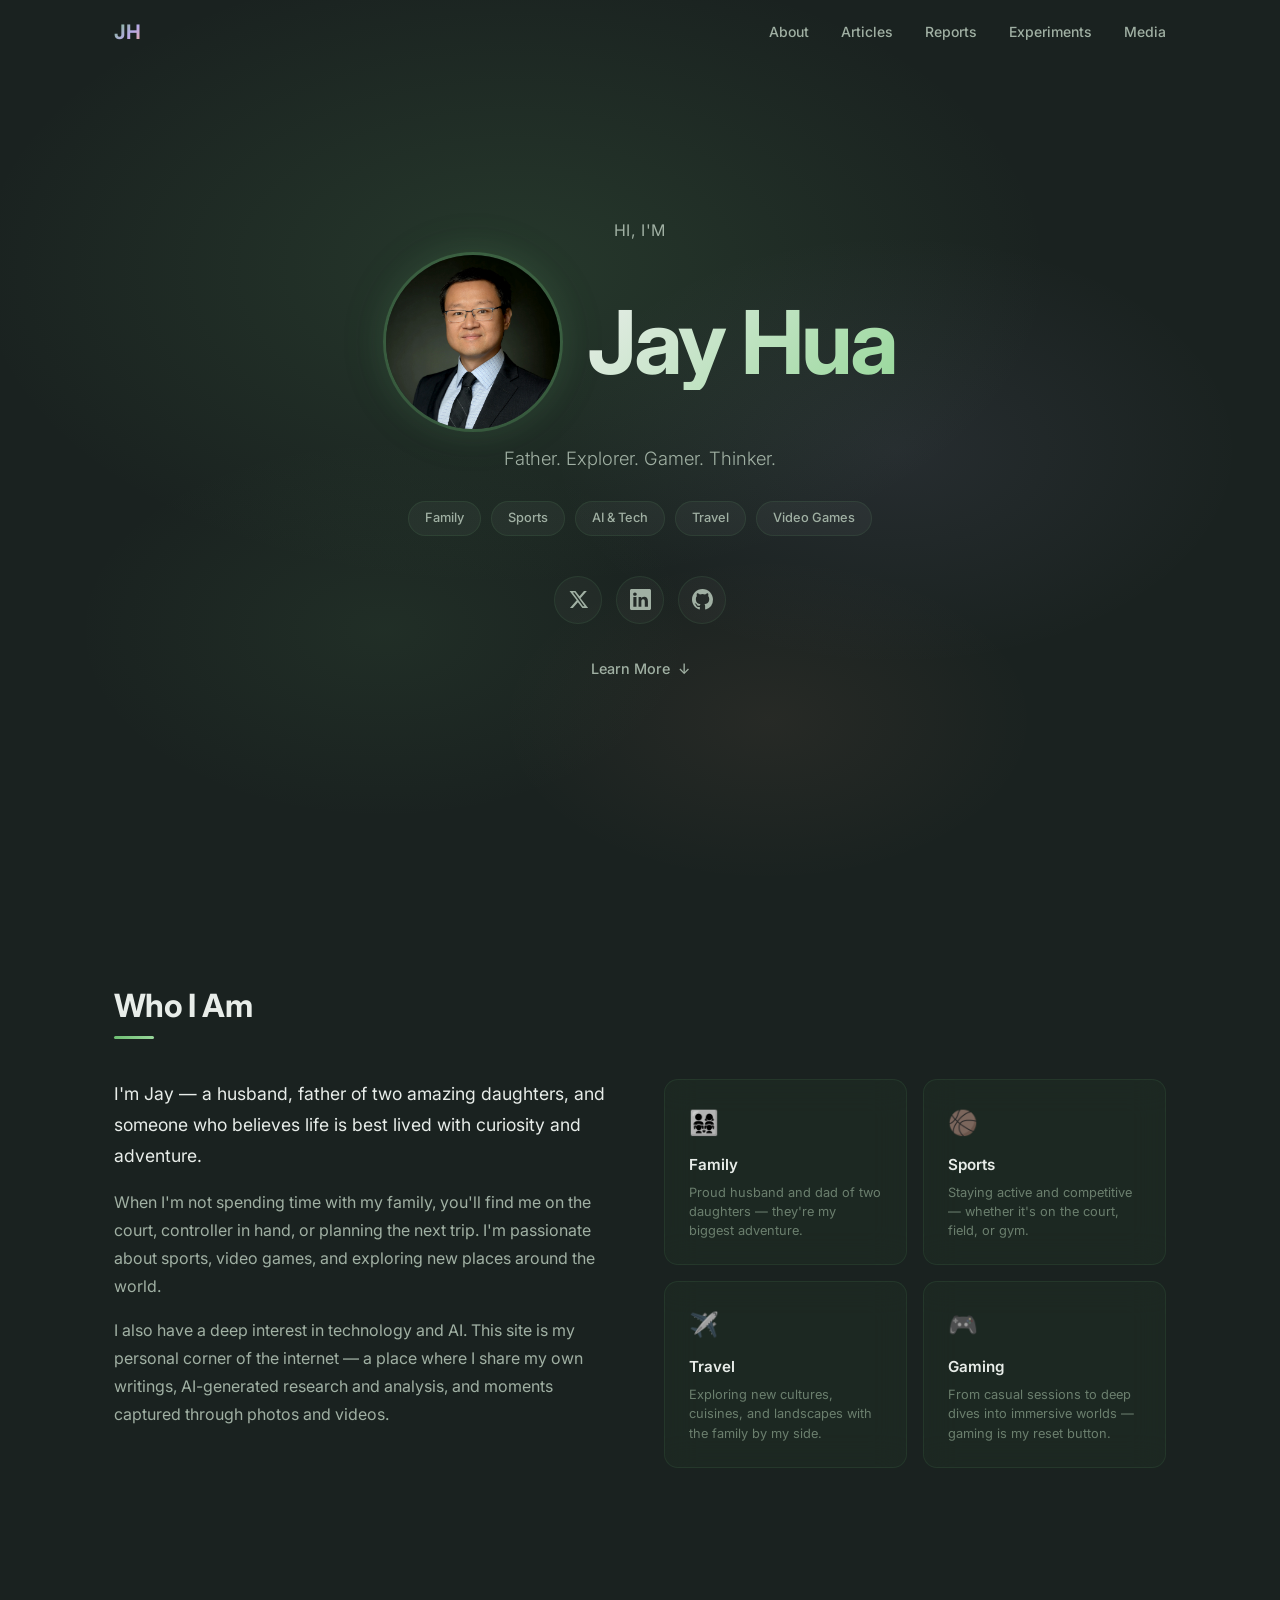
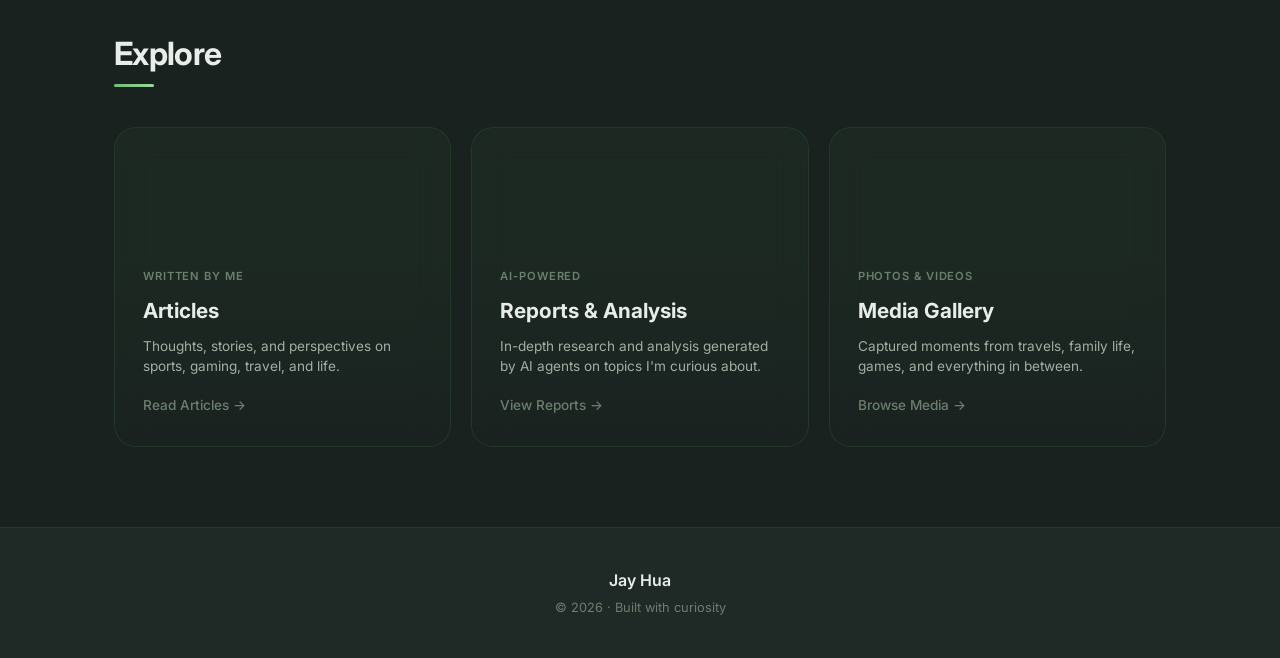
<file: index.html>
<!DOCTYPE html>
<html lang="en">
<head>
    <meta charset="UTF-8">
    <meta name="viewport" content="width=device-width, initial-scale=1.0">
    <title>Jay Hua — Personal Site</title>
    <link rel="stylesheet" href="css/style.css">
    <link rel="preconnect" href="https://fonts.googleapis.com">
    <link href="https://fonts.googleapis.com/css2?family=Inter:wght@300;400;500;600;700&family=JetBrains+Mono:wght@400;500&display=swap" rel="stylesheet">
</head>
<body>
    <!-- Navigation -->
    <nav class="navbar" id="navbar">
        <div class="nav-container">
            <a href="index.html" class="nav-logo">JH</a>
            <button class="nav-toggle" id="navToggle" aria-label="Toggle navigation">
                <span></span><span></span><span></span>
            </button>
            <ul class="nav-menu" id="navMenu">
                <li><a href="#about" class="nav-link">About</a></li>
                <li><a href="articles.html" class="nav-link">Articles</a></li>
                <li><a href="reports.html" class="nav-link">Reports</a></li>
                <li><a href="experiments.html" class="nav-link">Experiments</a></li>
                <li><a href="media.html" class="nav-link">Media</a></li>
            </ul>
        </div>
    </nav>

    <!-- Hero Section -->
    <header class="hero">
        <div class="hero-bg"></div>
        <div class="hero-content">
            <p class="hero-greeting">Hi, I'm</p>
            <div class="hero-name-row">
                <img src="media/images/profile.jpg" alt="Jay Hua" class="hero-profile-pic">
                <h1 class="hero-name">Jay Hua</h1>
            </div>
            <p class="hero-tagline">Father. Explorer. Gamer. Thinker.</p>
            <div class="hero-tags">
                <span class="tag">Family</span>
                <span class="tag">Sports</span>
                <span class="tag">AI & Tech</span>
                <span class="tag">Travel</span>
                <span class="tag">Video Games</span>
            </div>
            <div class="hero-socials" aria-label="Social links">
                <a href="https://x.com/ahwa" class="hero-social hero-social-x" target="_blank" rel="noopener noreferrer" aria-label="Jay Hua on X">
                    <svg viewBox="0 0 24 24" aria-hidden="true">
                        <path d="M18.244 2.25h3.308l-7.227 8.26L23 21.75h-6.574l-5.145-6.563L5.537 21.75H2.227l7.73-8.835L1.75 2.25h6.741l4.651 5.969 5.102-5.969Zm-1.161 17.52h1.833L7.5 4.126H5.534z"/>
                    </svg>
                </a>
                <a href="https://www.linkedin.com/in/juchang-jay-hua-b35a753/" class="hero-social hero-social-linkedin" target="_blank" rel="noopener noreferrer" aria-label="Jay Hua on LinkedIn">
                    <svg viewBox="0 0 16 16" aria-hidden="true">
                        <path d="M0 1.146C0 .513.526 0 1.175 0h13.65C15.474 0 16 .513 16 1.146v13.708c0 .633-.526 1.146-1.175 1.146H1.175C.526 16 0 15.487 0 14.854zM4.943 13.5V6.169H2.542V13.5zm-1.2-8.331c.837 0 1.358-.554 1.358-1.248-.015-.709-.521-1.248-1.343-1.248S2.4 3.212 2.4 3.92c0 .694.521 1.248 1.327 1.248zm4.908 8.331V9.359c0-.222.016-.444.082-.603.179-.444.586-.905 1.27-.905.896 0 1.255.682 1.255 1.682V13.5h2.401V9.255c0-2.273-1.212-3.33-2.829-3.33-1.304 0-1.89.718-2.216 1.223h-.016v-.979H6.542c.03.694 0 7.331 0 7.331z"/>
                    </svg>
                </a>
                <a href="https://github.com/ahwa" class="hero-social hero-social-github" target="_blank" rel="noopener noreferrer" aria-label="Jay Hua on GitHub">
                    <svg viewBox="0 0 16 16" aria-hidden="true">
                        <path d="M8 0C3.58 0 0 3.58 0 8c0 3.54 2.29 6.53 5.47 7.59.4.07.55-.17.55-.38 0-.19-.01-.82-.01-1.49C4 14.09 3.48 13.22 3.32 12.77c-.09-.23-.48-.94-.82-1.13-.28-.15-.68-.52-.01-.53.63-.01 1.08.58 1.23.82.72 1.21 1.87.87 2.33.66.07-.52.28-.87.51-1.07-1.78-.2-3.64-.89-3.64-3.95 0-.87.31-1.59.82-2.15-.08-.2-.36-1.02.08-2.12 0 0 .67-.21 2.2.82a7.55 7.55 0 0 1 4 0c1.53-1.04 2.2-.82 2.2-.82.44 1.1.16 1.92.08 2.12.51.56.82 1.27.82 2.15 0 3.07-1.87 3.75-3.65 3.95.29.25.54.73.54 1.48 0 1.07-.01 1.93-.01 2.2 0 .21.15.46.55.38A8.01 8.01 0 0 0 16 8c0-4.42-3.58-8-8-8"/>
                    </svg>
                </a>
            </div>
            <a href="#about" class="hero-cta">Learn More <span class="arrow">↓</span></a>
        </div>
    </header>

    <!-- About Section -->
    <section id="about" class="section about-section">
        <div class="container">
            <h2 class="section-title">Who I Am</h2>
            <div class="about-grid">
                <div class="about-text">
                    <p class="about-intro">I'm Jay — a husband, father of two amazing daughters, and someone who believes life is best lived with curiosity and adventure.</p>
                    <p>When I'm not spending time with my family, you'll find me on the court, controller in hand, or planning the next trip. I'm passionate about sports, video games, and exploring new places around the world.</p>
                    <p>I also have a deep interest in technology and AI. This site is my personal corner of the internet — a place where I share my own writings, AI-generated research and analysis, and moments captured through photos and videos.</p>
                </div>
                <div class="about-cards">
                    <div class="info-card">
                        <div class="card-icon">👨‍👩‍👧‍👧</div>
                        <h3>Family</h3>
                        <p>Proud husband and dad of two daughters — they're my biggest adventure.</p>
                    </div>
                    <div class="info-card">
                        <div class="card-icon">🏀</div>
                        <h3>Sports</h3>
                        <p>Staying active and competitive — whether it's on the court, field, or gym.</p>
                    </div>
                    <div class="info-card">
                        <div class="card-icon">✈️</div>
                        <h3>Travel</h3>
                        <p>Exploring new cultures, cuisines, and landscapes with the family by my side.</p>
                    </div>
                    <div class="info-card">
                        <div class="card-icon">🎮</div>
                        <h3>Gaming</h3>
                        <p>From casual sessions to deep dives into immersive worlds — gaming is my reset button.</p>
                    </div>
                </div>
            </div>
        </div>
    </section>

    <!-- Sections Preview -->
    <section class="section previews-section">
        <div class="container">
            <h2 class="section-title">Explore</h2>
            <div class="preview-grid">
                <a href="articles.html" class="preview-card preview-articles">
                    <div class="preview-overlay"></div>
                    <div class="preview-content">
                        <span class="preview-label">Written by Me</span>
                        <h3>Articles</h3>
                        <p>Thoughts, stories, and perspectives on sports, gaming, travel, and life.</p>
                        <span class="preview-cta">Read Articles →</span>
                    </div>
                </a>
                <a href="reports.html" class="preview-card preview-reports">
                    <div class="preview-overlay"></div>
                    <div class="preview-content">
                        <span class="preview-label">AI-Powered</span>
                        <h3>Reports & Analysis</h3>
                        <p>In-depth research and analysis generated by AI agents on topics I'm curious about.</p>
                        <span class="preview-cta">View Reports →</span>
                    </div>
                </a>
                <a href="media.html" class="preview-card preview-media">
                    <div class="preview-overlay"></div>
                    <div class="preview-content">
                        <span class="preview-label">Photos & Videos</span>
                        <h3>Media Gallery</h3>
                        <p>Captured moments from travels, family life, games, and everything in between.</p>
                        <span class="preview-cta">Browse Media →</span>
                    </div>
                </a>
            </div>
        </div>
    </section>

    <!-- Footer -->
    <footer class="footer">
        <div class="container">
            <div class="footer-content">
                <p class="footer-name">Jay Hua</p>
                <p class="footer-copy">&copy; 2026 · Built with curiosity</p>
            </div>
        </div>
    </footer>

    <script src="js/main.js"></script>
</body>
</html>
</file>
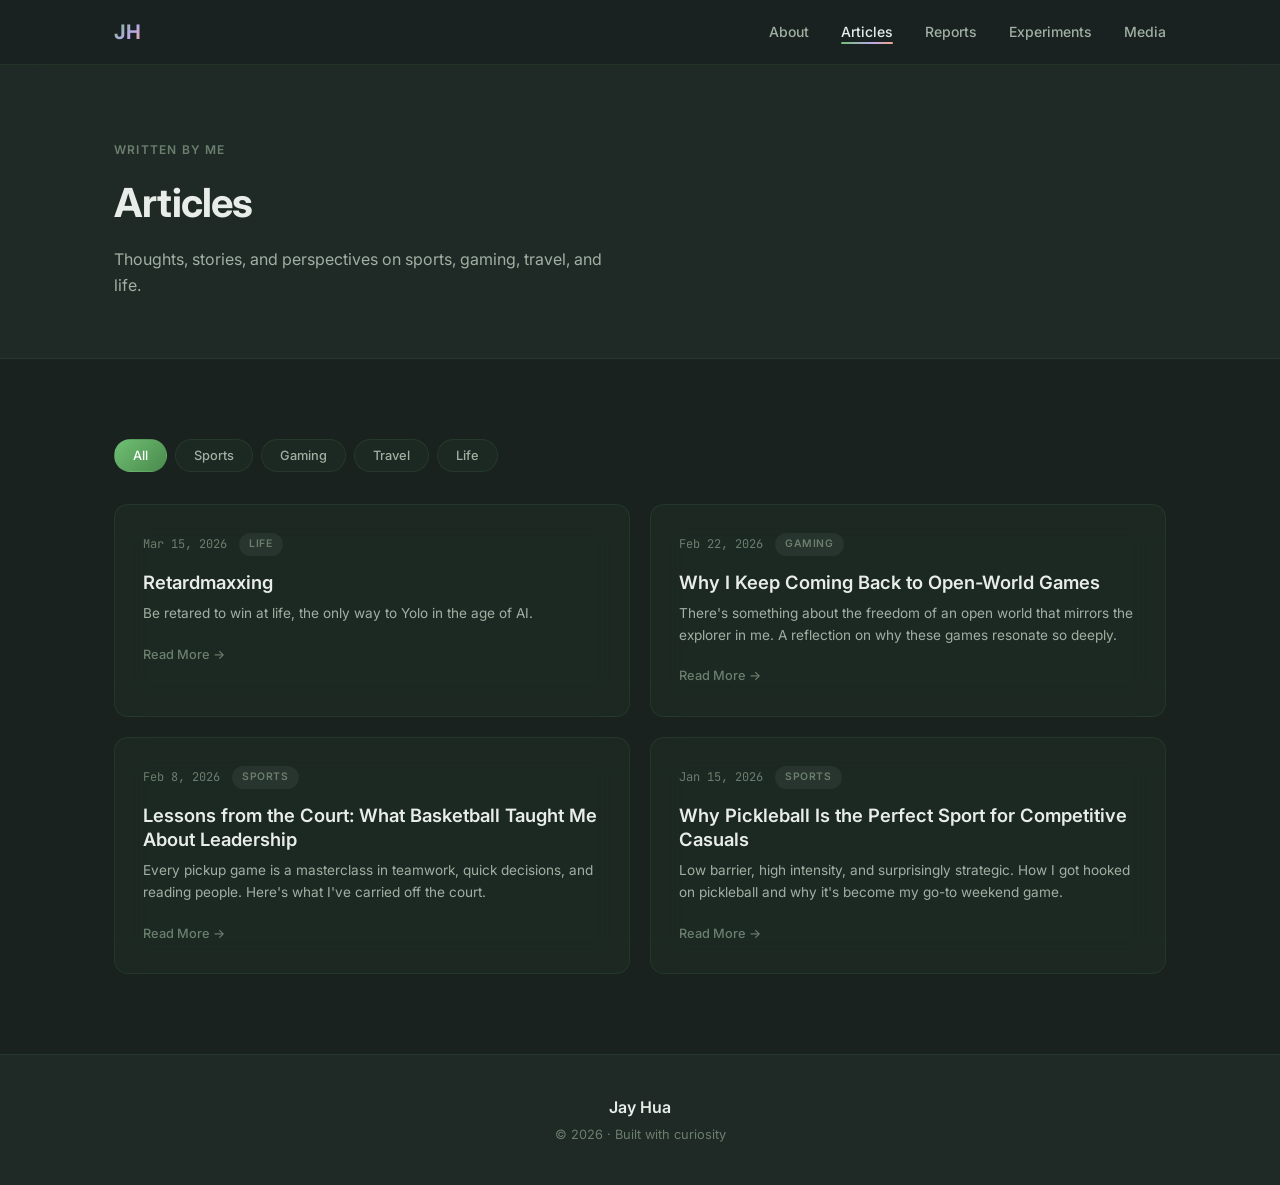
<file: articles.html>
<!DOCTYPE html>
<html lang="en">
<head>
    <meta charset="UTF-8">
    <meta name="viewport" content="width=device-width, initial-scale=1.0">
    <title>Articles — Jay Hua</title>
    <link rel="stylesheet" href="css/style.css">
    <link rel="preconnect" href="https://fonts.googleapis.com">
    <link href="https://fonts.googleapis.com/css2?family=Inter:wght@300;400;500;600;700&family=JetBrains+Mono:wght@400;500&display=swap" rel="stylesheet">
</head>
<body>
    <!-- Navigation -->
    <nav class="navbar navbar-solid" id="navbar">
        <div class="nav-container">
            <a href="index.html" class="nav-logo">JH</a>
            <button class="nav-toggle" id="navToggle" aria-label="Toggle navigation">
                <span></span><span></span><span></span>
            </button>
            <ul class="nav-menu" id="navMenu">
                <li><a href="index.html#about" class="nav-link">About</a></li>
                <li><a href="articles.html" class="nav-link active">Articles</a></li>
                <li><a href="reports.html" class="nav-link">Reports</a></li>
                <li><a href="experiments.html" class="nav-link">Experiments</a></li>
                <li><a href="media.html" class="nav-link">Media</a></li>
            </ul>
        </div>
    </nav>

    <!-- Page Header -->
    <header class="page-header">
        <div class="container">
            <span class="page-label">Written by Me</span>
            <h1>Articles</h1>
            <p class="page-description">Thoughts, stories, and perspectives on sports, gaming, travel, and life.</p>
        </div>
    </header>

    <!-- Filter Bar -->
    <section class="section">
        <div class="container">
            <div class="filter-bar">
                <button class="filter-btn active" data-filter="all">All</button>
                <button class="filter-btn" data-filter="sports">Sports</button>
                <button class="filter-btn" data-filter="gaming">Gaming</button>
                <button class="filter-btn" data-filter="travel">Travel</button>
                <button class="filter-btn" data-filter="life">Life</button>
            </div>

            <!-- Articles Grid -->
            <div class="articles-grid" id="articlesGrid">
                <!-- Sample Article 1 -->
                <a href="articles/retardmaxxing_20260315.html" class="article-card" data-category="life">
                    <div class="article-meta">
                        <span class="article-date">Mar 15, 2026</span>
                        <span class="article-tag">Life</span>
                    </div>
                    <h3 class="article-title">Retardmaxxing</h3>
                    
                    <p class="article-excerpt">Be retared to win at life, the only way to Yolo in the age of AI.</p>
                    <span class="article-read">Read More →</span>
                </a>

                <!-- Sample Article 2 -->
                <a href="articles/open_world_20260222.html" class="article-card" data-category="gaming">
                    <div class="article-meta">
                        <span class="article-date">Feb 22, 2026</span>
                        <span class="article-tag">Gaming</span>
                    </div>
                    <h3 class="article-title">Why I Keep Coming Back to Open-World Games</h3>
                    <p class="article-excerpt">There's something about the freedom of an open world that mirrors the explorer in me. A reflection on why these games resonate so deeply.</p>
                    <span class="article-read">Read More →</span>
                </a>

                <!-- Sample Article 3 -->
                <article class="article-card" data-category="sports">
                    <div class="article-meta">
                        <span class="article-date">Feb 8, 2026</span>
                        <span class="article-tag">Sports</span>
                    </div>
                    <h3 class="article-title">Lessons from the Court: What Basketball Taught Me About Leadership</h3>
                    <p class="article-excerpt">Every pickup game is a masterclass in teamwork, quick decisions, and reading people. Here's what I've carried off the court.</p>
                    <span class="article-read">Read More →</span>
                </article>

                <!-- Sample Article 4 -->
                <article class="article-card" data-category="sports">
                    <div class="article-meta">
                        <span class="article-date">Jan 15, 2026</span>
                        <span class="article-tag">Sports</span>
                    </div>
                    <h3 class="article-title">Why Pickleball Is the Perfect Sport for Competitive Casuals</h3>
                    <p class="article-excerpt">Low barrier, high intensity, and surprisingly strategic. How I got hooked on pickleball and why it's become my go-to weekend game.</p>
                    <span class="article-read">Read More →</span>
                </article>
            </div>

            <!-- Empty State -->
            <div class="empty-state" id="emptyState" style="display: none;">
                <p class="empty-icon">✍️</p>
                <h3>No articles yet</h3>
                <p>New articles will appear here as they're published.</p>
            </div>
        </div>
    </section>

    <footer class="footer">
        <div class="container">
            <div class="footer-content">
                <p class="footer-name">Jay Hua</p>
                <p class="footer-copy">&copy; 2026 · Built with curiosity</p>
            </div>
        </div>
    </footer>

    <script src="js/main.js"></script>
</body>
</html>
</file>
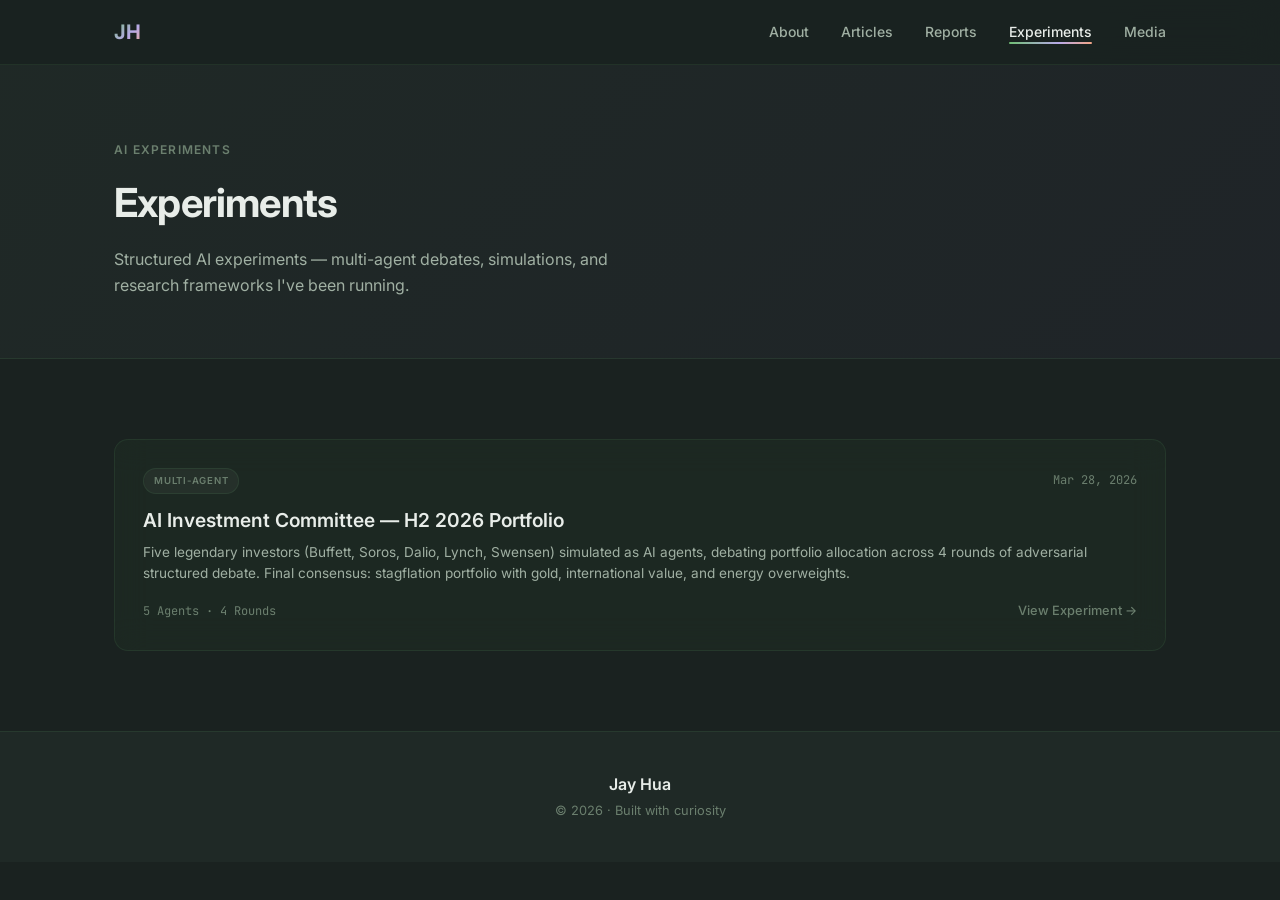
<file: experiments.html>
<!DOCTYPE html>
<html lang="en">
<head>
    <meta charset="UTF-8">
    <meta name="viewport" content="width=device-width, initial-scale=1.0">
    <title>Experiments — Jay Hua</title>
    <link rel="stylesheet" href="css/style.css">
    <link rel="preconnect" href="https://fonts.googleapis.com">
    <link href="https://fonts.googleapis.com/css2?family=Inter:wght@300;400;500;600;700&family=JetBrains+Mono:wght@400;500&display=swap" rel="stylesheet">
</head>
<body>
    <!-- Navigation -->
    <nav class="navbar navbar-solid" id="navbar">
        <div class="nav-container">
            <a href="index.html" class="nav-logo">JH</a>
            <button class="nav-toggle" id="navToggle" aria-label="Toggle navigation">
                <span></span><span></span><span></span>
            </button>
            <ul class="nav-menu" id="navMenu">
                <li><a href="index.html#about" class="nav-link">About</a></li>
                <li><a href="articles.html" class="nav-link">Articles</a></li>
                <li><a href="reports.html" class="nav-link">Reports</a></li>
                <li><a href="experiments.html" class="nav-link active">Experiments</a></li>
                <li><a href="media.html" class="nav-link">Media</a></li>
            </ul>
        </div>
    </nav>

    <!-- Page Header -->
    <header class="page-header page-header-experiments">
        <div class="container">
            <span class="page-label">AI Experiments</span>
            <h1>Experiments</h1>
            <p class="page-description">Structured AI experiments — multi-agent debates, simulations, and research frameworks I've been running.</p>
        </div>
    </header>

    <!-- Experiments -->
    <section class="section">
        <div class="container">
            <div class="experiments-grid" id="experimentsGrid">

                <!-- Investment Committee — Mar 28, 2026 -->
                <a href="experiments/investment-committee/index.html" class="experiment-card">
                    <div class="experiment-header">
                        <span class="experiment-badge">Multi-Agent</span>
                        <span class="experiment-date">Mar 28, 2026</span>
                    </div>
                    <h3 class="experiment-title">AI Investment Committee — H2 2026 Portfolio</h3>
                    <p class="experiment-excerpt">Five legendary investors (Buffett, Soros, Dalio, Lynch, Swensen) simulated as AI agents, debating portfolio allocation across 4 rounds of adversarial structured debate. Final consensus: stagflation portfolio with gold, international value, and energy overweights.</p>
                    <div class="experiment-meta">
                        <span class="experiment-agents">5 Agents · 4 Rounds</span>
                        <span class="experiment-cta">View Experiment →</span>
                    </div>
                </a>

            </div>
        </div>
    </section>

    <footer class="footer">
        <div class="container">
            <div class="footer-content">
                <p class="footer-name">Jay Hua</p>
                <p class="footer-copy">&copy; 2026 · Built with curiosity</p>
            </div>
        </div>
    </footer>

    <script src="js/main.js"></script>
</body>
</html>
</file>
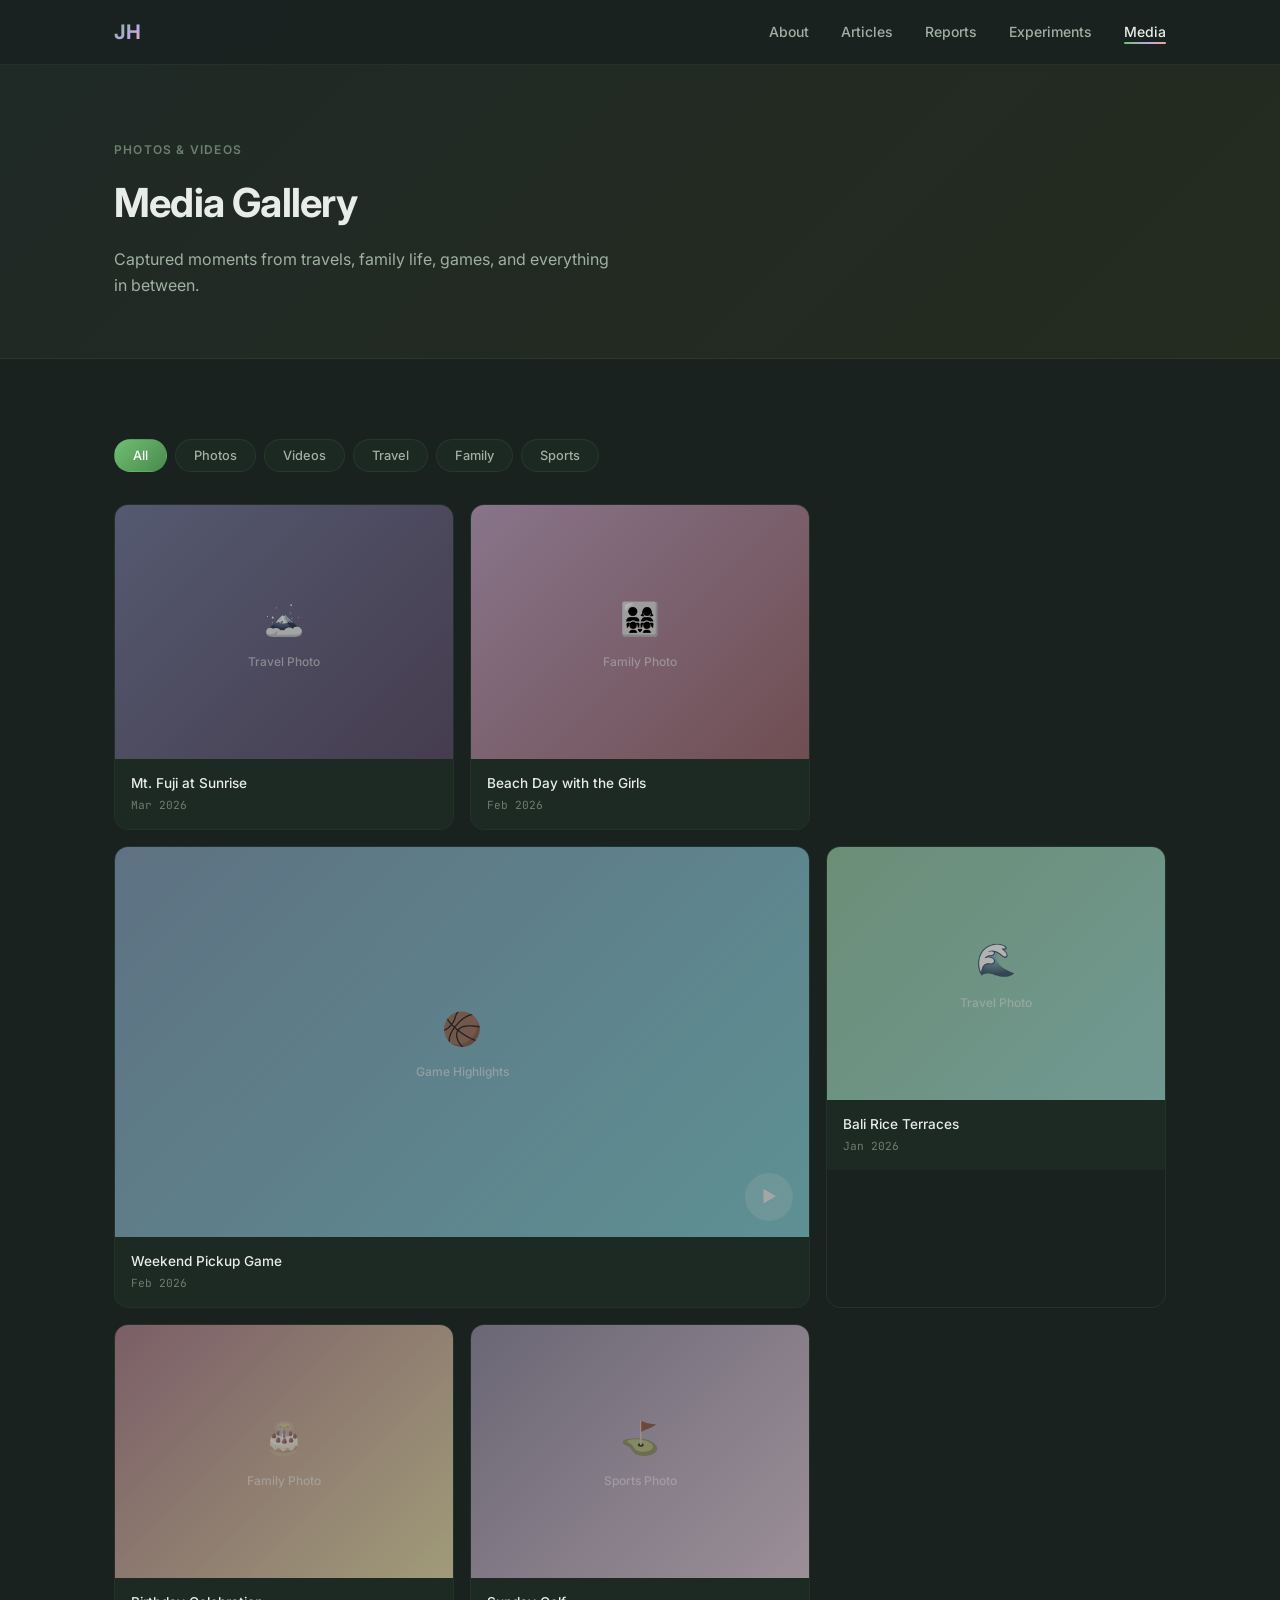
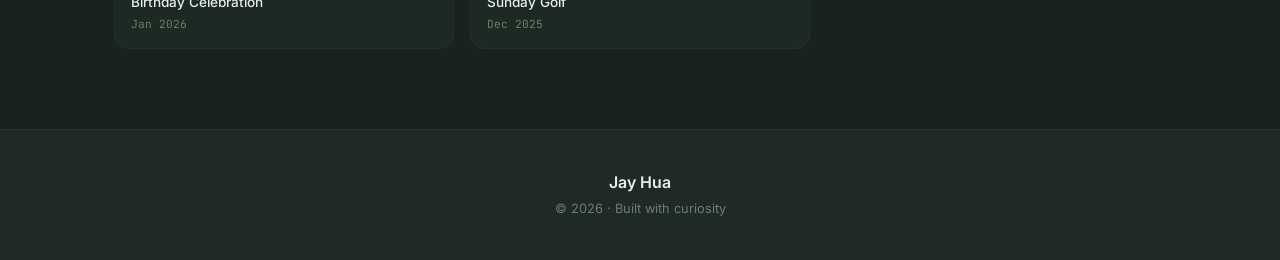
<file: media.html>
<!DOCTYPE html>
<html lang="en">
<head>
    <meta charset="UTF-8">
    <meta name="viewport" content="width=device-width, initial-scale=1.0">
    <title>Media Gallery — Jay Hua</title>
    <link rel="stylesheet" href="css/style.css">
    <link rel="preconnect" href="https://fonts.googleapis.com">
    <link href="https://fonts.googleapis.com/css2?family=Inter:wght@300;400;500;600;700&family=JetBrains+Mono:wght@400;500&display=swap" rel="stylesheet">
</head>
<body>
    <!-- Navigation -->
    <nav class="navbar navbar-solid" id="navbar">
        <div class="nav-container">
            <a href="index.html" class="nav-logo">JH</a>
            <button class="nav-toggle" id="navToggle" aria-label="Toggle navigation">
                <span></span><span></span><span></span>
            </button>
            <ul class="nav-menu" id="navMenu">
                <li><a href="index.html#about" class="nav-link">About</a></li>
                <li><a href="articles.html" class="nav-link">Articles</a></li>
                <li><a href="reports.html" class="nav-link">Reports</a></li>
                <li><a href="experiments.html" class="nav-link">Experiments</a></li>
                <li><a href="media.html" class="nav-link active">Media</a></li>
            </ul>
        </div>
    </nav>

    <!-- Page Header -->
    <header class="page-header page-header-media">
        <div class="container">
            <span class="page-label">Photos & Videos</span>
            <h1>Media Gallery</h1>
            <p class="page-description">Captured moments from travels, family life, games, and everything in between.</p>
        </div>
    </header>

    <!-- Gallery -->
    <section class="section">
        <div class="container">
            <div class="filter-bar">
                <button class="filter-btn active" data-filter="all">All</button>
                <button class="filter-btn" data-filter="photos">Photos</button>
                <button class="filter-btn" data-filter="videos">Videos</button>
                <button class="filter-btn" data-filter="travel">Travel</button>
                <button class="filter-btn" data-filter="family">Family</button>
                <button class="filter-btn" data-filter="sports">Sports</button>
            </div>

            <!-- Gallery Grid -->
            <div class="gallery-grid" id="galleryGrid">
                <!-- Placeholder items — replace with real media -->
                <div class="gallery-item" data-category="travel photos">
                    <div class="gallery-placeholder" style="background: linear-gradient(135deg, #667eea, #764ba2);">
                        <span class="gallery-placeholder-icon">🗻</span>
                        <span class="gallery-placeholder-text">Travel Photo</span>
                    </div>
                    <div class="gallery-caption">
                        <p class="gallery-title">Mt. Fuji at Sunrise</p>
                        <p class="gallery-date">Mar 2026</p>
                    </div>
                </div>

                <div class="gallery-item" data-category="family photos">
                    <div class="gallery-placeholder" style="background: linear-gradient(135deg, #f093fb, #f5576c);">
                        <span class="gallery-placeholder-icon">👨‍👩‍👧‍👧</span>
                        <span class="gallery-placeholder-text">Family Photo</span>
                    </div>
                    <div class="gallery-caption">
                        <p class="gallery-title">Beach Day with the Girls</p>
                        <p class="gallery-date">Feb 2026</p>
                    </div>
                </div>

                <div class="gallery-item gallery-item-wide" data-category="sports videos">
                    <div class="gallery-placeholder" style="background: linear-gradient(135deg, #4facfe, #00f2fe);">
                        <span class="gallery-placeholder-icon">🏀</span>
                        <span class="gallery-placeholder-text">Game Highlights</span>
                        <span class="gallery-play-btn">▶</span>
                    </div>
                    <div class="gallery-caption">
                        <p class="gallery-title">Weekend Pickup Game</p>
                        <p class="gallery-date">Feb 2026</p>
                    </div>
                </div>

                <div class="gallery-item" data-category="travel photos">
                    <div class="gallery-placeholder" style="background: linear-gradient(135deg, #43e97b, #38f9d7);">
                        <span class="gallery-placeholder-icon">🌊</span>
                        <span class="gallery-placeholder-text">Travel Photo</span>
                    </div>
                    <div class="gallery-caption">
                        <p class="gallery-title">Bali Rice Terraces</p>
                        <p class="gallery-date">Jan 2026</p>
                    </div>
                </div>

                <div class="gallery-item" data-category="family photos">
                    <div class="gallery-placeholder" style="background: linear-gradient(135deg, #fa709a, #fee140);">
                        <span class="gallery-placeholder-icon">🎂</span>
                        <span class="gallery-placeholder-text">Family Photo</span>
                    </div>
                    <div class="gallery-caption">
                        <p class="gallery-title">Birthday Celebration</p>
                        <p class="gallery-date">Jan 2026</p>
                    </div>
                </div>

                <div class="gallery-item" data-category="sports photos">
                    <div class="gallery-placeholder" style="background: linear-gradient(135deg, #a18cd1, #fbc2eb);">
                        <span class="gallery-placeholder-icon">⛳</span>
                        <span class="gallery-placeholder-text">Sports Photo</span>
                    </div>
                    <div class="gallery-caption">
                        <p class="gallery-title">Sunday Golf</p>
                        <p class="gallery-date">Dec 2025</p>
                    </div>
                </div>
            </div>
        </div>
    </section>

    <!-- Lightbox -->
    <div class="lightbox" id="lightbox">
        <button class="lightbox-close" id="lightboxClose">&times;</button>
        <div class="lightbox-content" id="lightboxContent"></div>
    </div>

    <footer class="footer">
        <div class="container">
            <div class="footer-content">
                <p class="footer-name">Jay Hua</p>
                <p class="footer-copy">&copy; 2026 · Built with curiosity</p>
            </div>
        </div>
    </footer>

    <script src="js/main.js"></script>
</body>
</html>
</file>
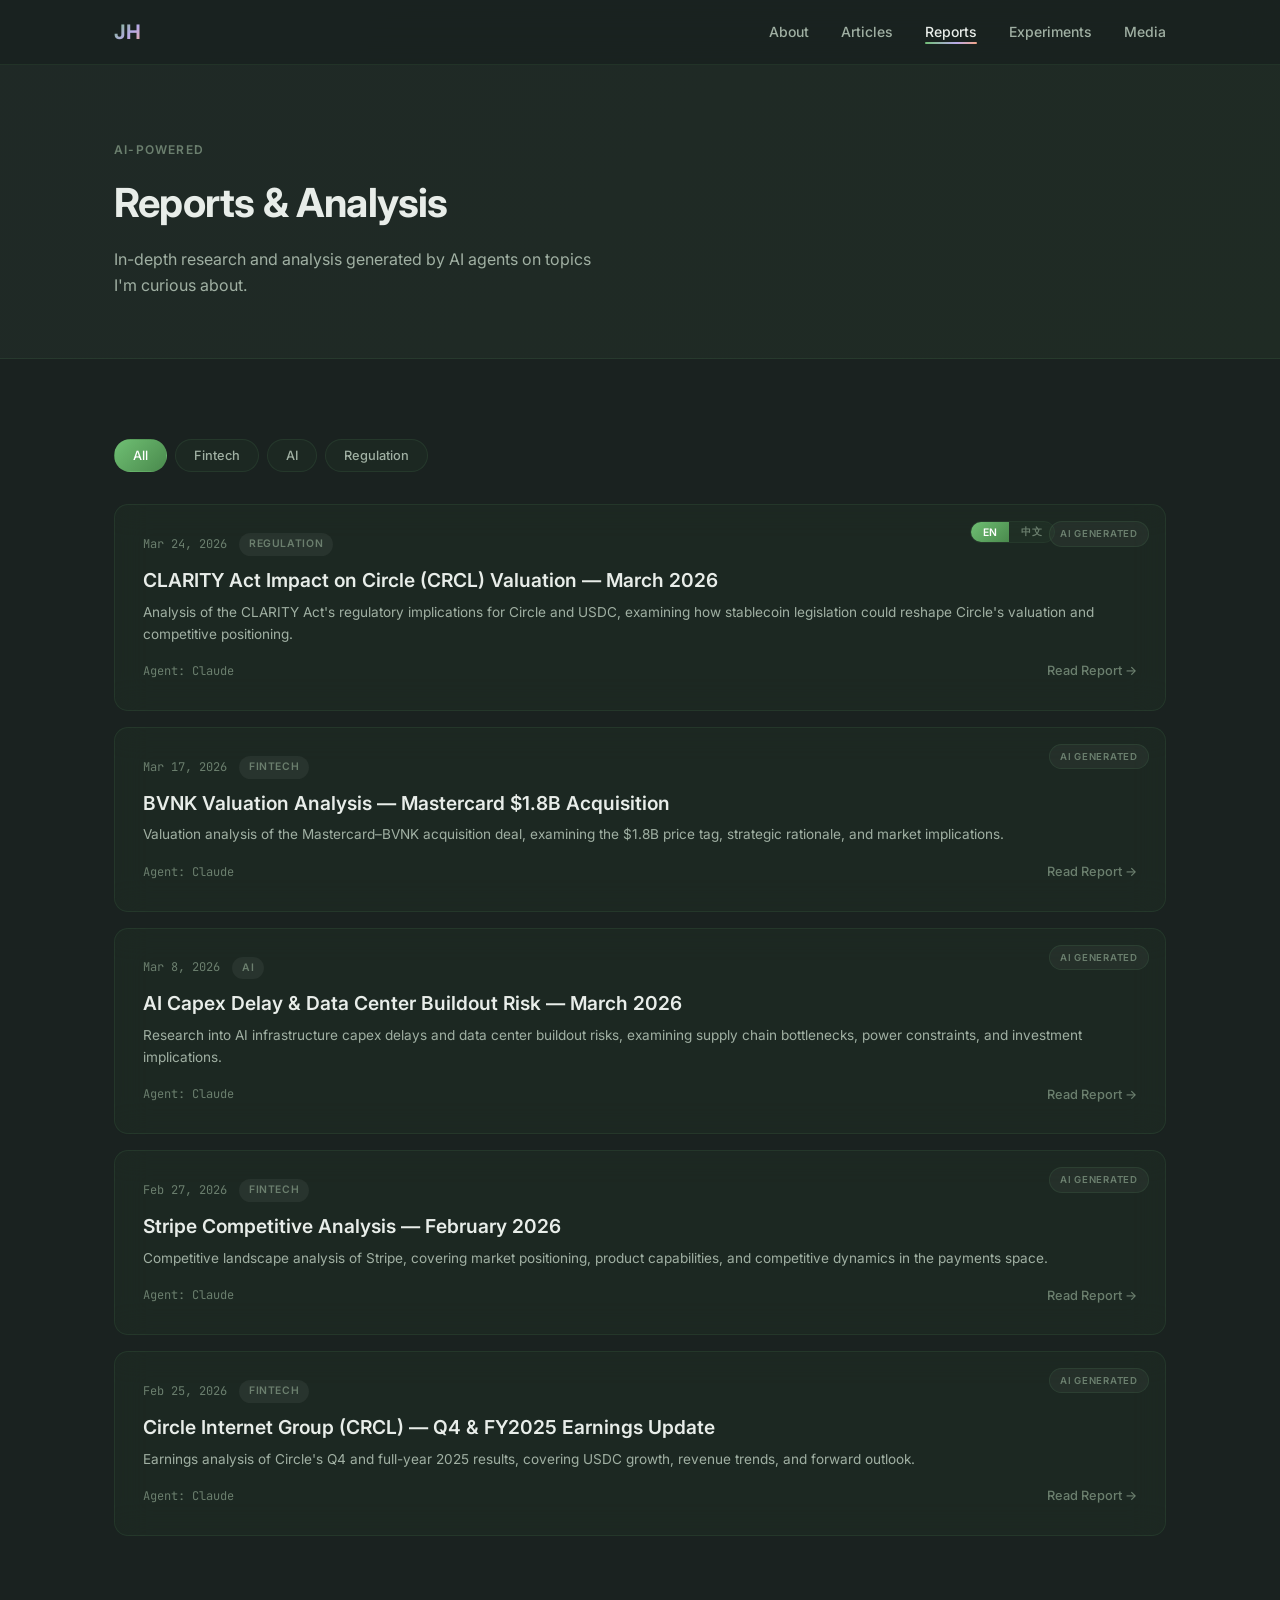
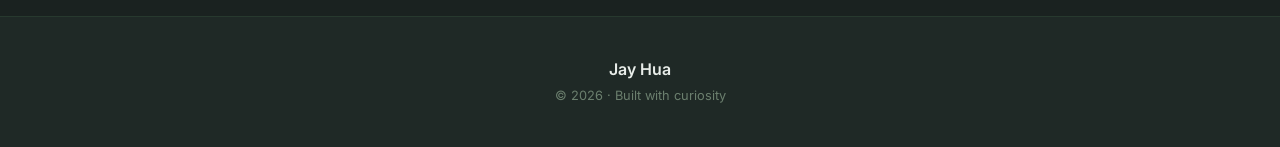
<file: reports.html>
<!DOCTYPE html>
<html lang="en">
<head>
    <meta charset="UTF-8">
    <meta name="viewport" content="width=device-width, initial-scale=1.0">
    <title>Reports & Analysis — Jay Hua</title>
    <link rel="stylesheet" href="css/style.css">
    <link rel="preconnect" href="https://fonts.googleapis.com">
    <link href="https://fonts.googleapis.com/css2?family=Inter:wght@300;400;500;600;700&family=JetBrains+Mono:wght@400;500&display=swap" rel="stylesheet">
</head>
<body>
    <!-- Navigation -->
    <nav class="navbar navbar-solid" id="navbar">
        <div class="nav-container">
            <a href="index.html" class="nav-logo">JH</a>
            <button class="nav-toggle" id="navToggle" aria-label="Toggle navigation">
                <span></span><span></span><span></span>
            </button>
            <ul class="nav-menu" id="navMenu">
                <li><a href="index.html#about" class="nav-link">About</a></li>
                <li><a href="articles.html" class="nav-link">Articles</a></li>
                <li><a href="reports.html" class="nav-link active">Reports</a></li>
                <li><a href="experiments.html" class="nav-link">Experiments</a></li>
                <li><a href="media.html" class="nav-link">Media</a></li>
            </ul>
        </div>
    </nav>

    <!-- Page Header -->
    <header class="page-header page-header-reports">
        <div class="container">
            <span class="page-label">AI-Powered</span>
            <h1>Reports & Analysis</h1>
            <p class="page-description">In-depth research and analysis generated by AI agents on topics I'm curious about.</p>
        </div>
    </header>

    <!-- Reports -->
    <section class="section">
        <div class="container">
            <div class="filter-bar">
                <button class="filter-btn active" data-filter="all">All</button>
                <button class="filter-btn" data-filter="fintech">Fintech</button>
                <button class="filter-btn" data-filter="ai">AI</button>
                <button class="filter-btn" data-filter="regulation">Regulation</button>
            </div>

            <div class="reports-grid" id="reportsGrid">
                <!-- CLARITY Act Circle Impact Analysis — Mar 24, 2026 -->
                <div class="report-card" data-category="fintech regulation">
                    <div class="report-badge">AI Generated</div>
                    <div class="report-lang-toggle">
                        <button class="lang-btn active" data-lang="en" data-card="clarity">EN</button>
                        <button class="lang-btn" data-lang="zh" data-card="clarity">中文</button>
                    </div>
                    <div class="report-meta">
                        <span class="report-date">Mar 24, 2026</span>
                        <span class="report-tag">Regulation</span>
                    </div>
                    <h3 class="report-title" data-card="clarity" data-en="CLARITY Act Impact on Circle (CRCL) Valuation — March 2026" data-zh="CLARITY法案对Circle (CRCL) 估值的影响 — 2026年3月">CLARITY Act Impact on Circle (CRCL) Valuation — March 2026</h3>
                    <p class="report-excerpt" data-card="clarity" data-en="Analysis of the CLARITY Act's regulatory implications for Circle and USDC, examining how stablecoin legislation could reshape Circle's valuation and competitive positioning." data-zh="分析CLARITY法案对Circle和USDC的监管影响，探讨稳定币立法如何重塑Circle的估值与竞争格局。">Analysis of the CLARITY Act's regulatory implications for Circle and USDC, examining how stablecoin legislation could reshape Circle's valuation and competitive positioning.</p>
                    <div class="report-footer">
                        <span class="report-agent">Agent: Claude</span>
                        <a href="reports/CLARITY_Act_Circle_Impact_Analysis_2026-03-24.html" class="report-read report-link" data-card="clarity" data-en="reports/CLARITY_Act_Circle_Impact_Analysis_2026-03-24.html" data-zh="reports/CLARITY法案_Circle估值影响分析_2026-03-24.html">Read Report →</a>
                    </div>
                </div>

                <!-- BVNK Valuation Analysis — Mar 17, 2026 -->
                <a href="reports/bvnk_valuation_analysis_20260317.html" class="report-card" data-category="fintech">
                    <div class="report-badge">AI Generated</div>
                    <div class="report-meta">
                        <span class="report-date">Mar 17, 2026</span>
                        <span class="report-tag">Fintech</span>
                    </div>
                    <h3 class="report-title">BVNK Valuation Analysis — Mastercard $1.8B Acquisition</h3>
                    <p class="report-excerpt">Valuation analysis of the Mastercard–BVNK acquisition deal, examining the $1.8B price tag, strategic rationale, and market implications.</p>
                    <div class="report-footer">
                        <span class="report-agent">Agent: Claude</span>
                        <span class="report-read">Read Report →</span>
                    </div>
                </a>

                <!-- AI Capex Delay & Data Center Buildout Risk — Mar 8, 2026 -->
                <a href="reports/AI_Capex_Delay_Research_20260308.html" class="report-card" data-category="ai">
                    <div class="report-badge">AI Generated</div>
                    <div class="report-meta">
                        <span class="report-date">Mar 8, 2026</span>
                        <span class="report-tag">AI</span>
                    </div>
                    <h3 class="report-title">AI Capex Delay &amp; Data Center Buildout Risk — March 2026</h3>
                    <p class="report-excerpt">Research into AI infrastructure capex delays and data center buildout risks, examining supply chain bottlenecks, power constraints, and investment implications.</p>
                    <div class="report-footer">
                        <span class="report-agent">Agent: Claude</span>
                        <span class="report-read">Read Report →</span>
                    </div>
                </a>

                <!-- Stripe Competitive Analysis — Feb 27, 2026 -->
                <a href="reports/Stripe_Competitive_Analysis_20260227.html" class="report-card" data-category="fintech">
                    <div class="report-badge">AI Generated</div>
                    <div class="report-meta">
                        <span class="report-date">Feb 27, 2026</span>
                        <span class="report-tag">Fintech</span>
                    </div>
                    <h3 class="report-title">Stripe Competitive Analysis — February 2026</h3>
                    <p class="report-excerpt">Competitive landscape analysis of Stripe, covering market positioning, product capabilities, and competitive dynamics in the payments space.</p>
                    <div class="report-footer">
                        <span class="report-agent">Agent: Claude</span>
                        <span class="report-read">Read Report →</span>
                    </div>
                </a>

                <!-- Circle Q4 2025 Earnings Update — Feb 25, 2026 -->
                <a href="reports/Circle_CRCL_Q4_2025_Earnings_Update_20260225.html" class="report-card" data-category="fintech">
                    <div class="report-badge">AI Generated</div>
                    <div class="report-meta">
                        <span class="report-date">Feb 25, 2026</span>
                        <span class="report-tag">Fintech</span>
                    </div>
                    <h3 class="report-title">Circle Internet Group (CRCL) — Q4 &amp; FY2025 Earnings Update</h3>
                    <p class="report-excerpt">Earnings analysis of Circle's Q4 and full-year 2025 results, covering USDC growth, revenue trends, and forward outlook.</p>
                    <div class="report-footer">
                        <span class="report-agent">Agent: Claude</span>
                        <span class="report-read">Read Report →</span>
                    </div>
                </a>
            </div>
        </div>
    </section>

    <footer class="footer">
        <div class="container">
            <div class="footer-content">
                <p class="footer-name">Jay Hua</p>
                <p class="footer-copy">&copy; 2026 · Built with curiosity</p>
            </div>
        </div>
    </footer>

    <script src="js/main.js"></script>
</body>
</html>
</file>
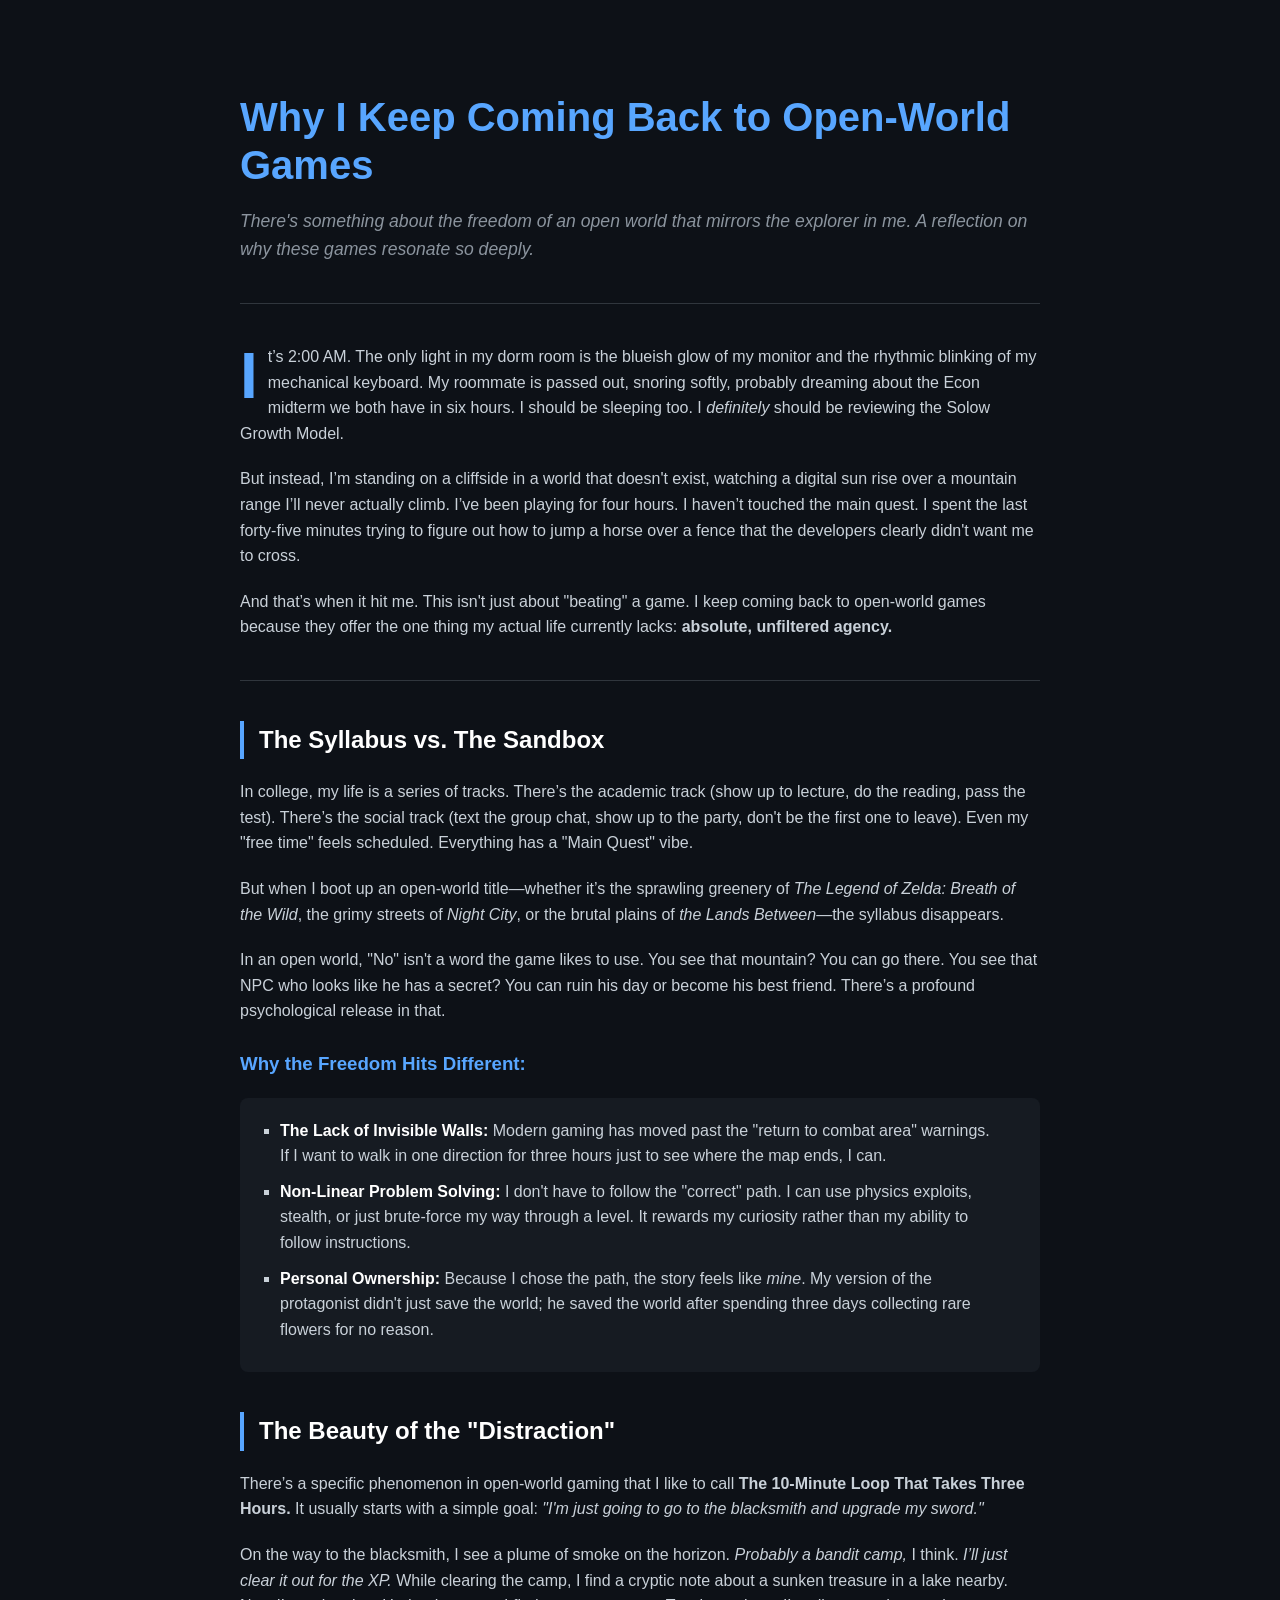
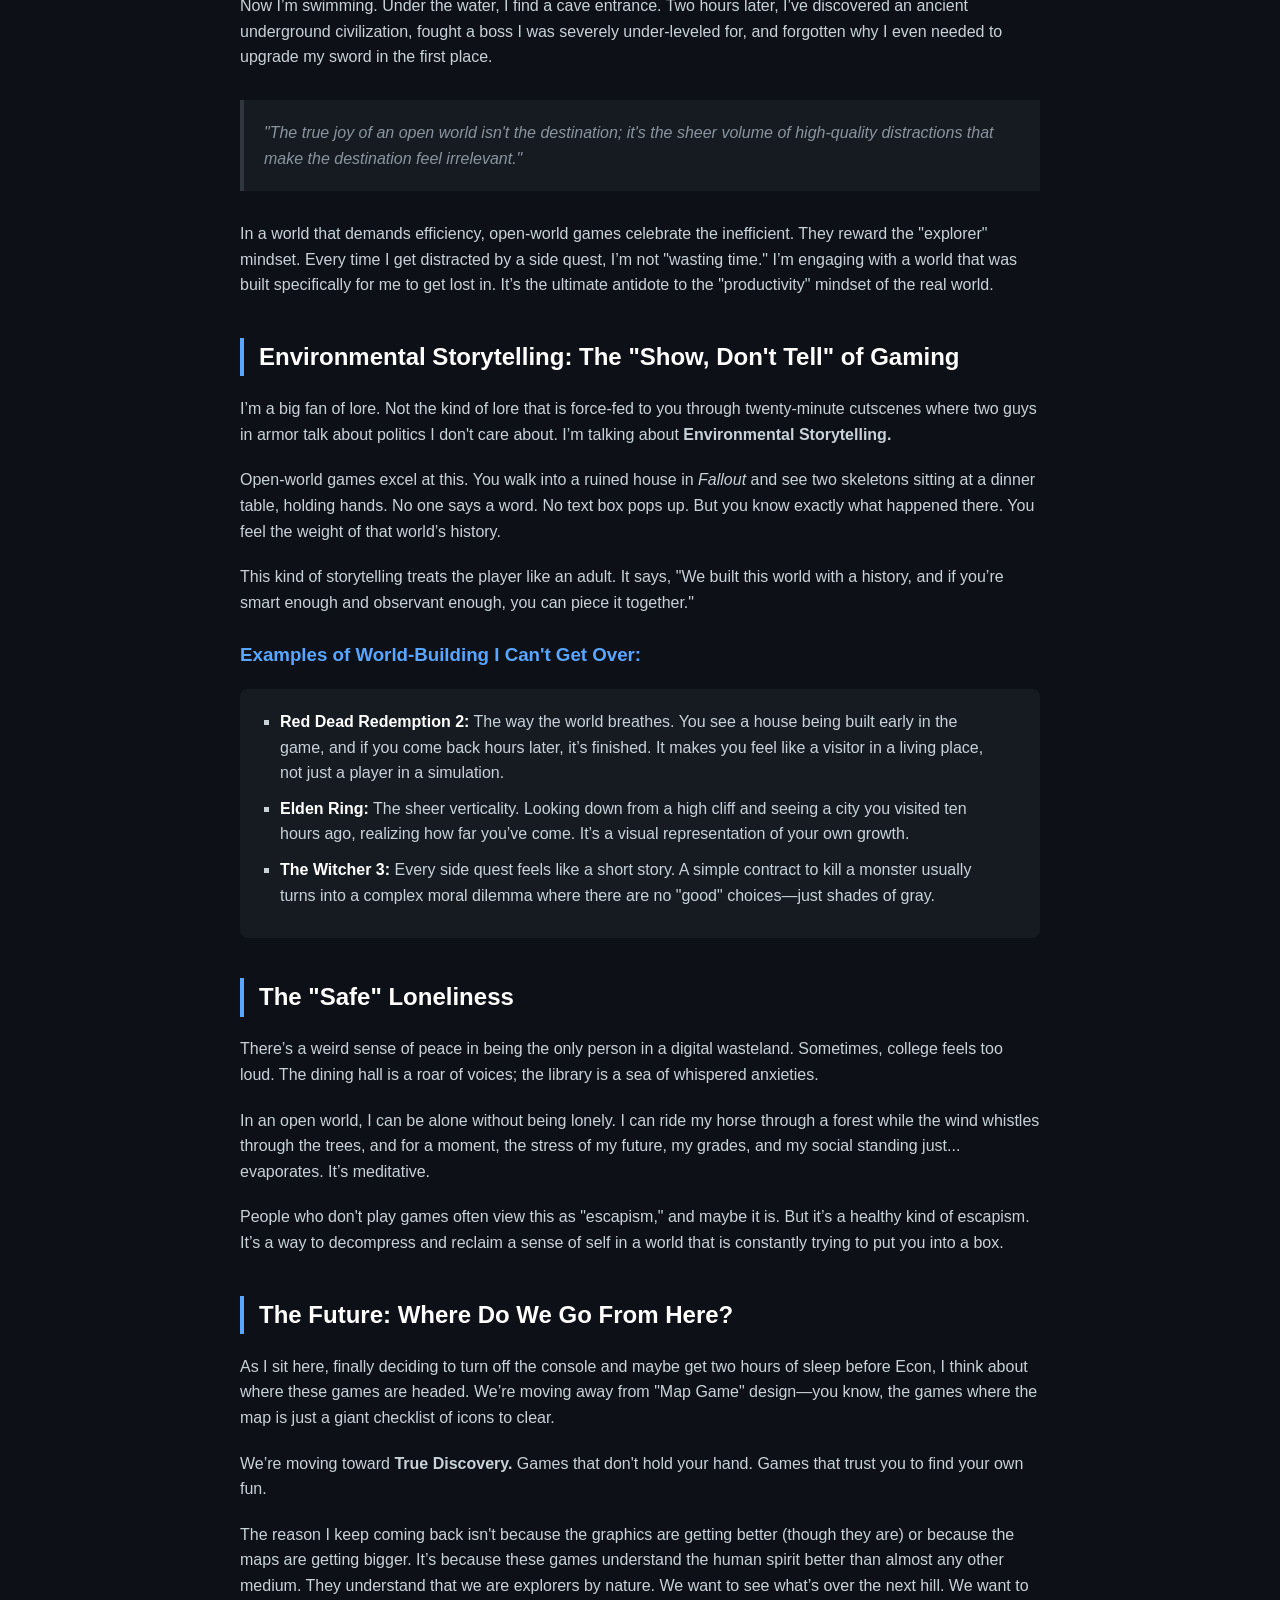
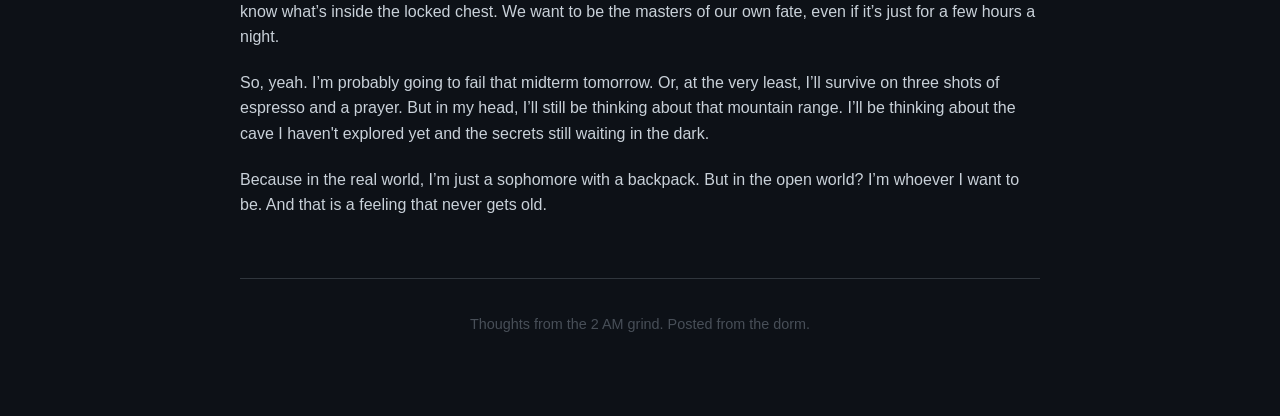
<file: articles/open_world_20260222.html>
<!DOCTYPE html>
<html lang="en">
<head>
    <meta charset="UTF-8">
    <meta name="viewport" content="width=device-width, initial-scale=1.0">
    <title>Why I Keep Coming Back to Open-World Games</title>
    <style>
        :root {
            --bg-color: #0d1117;
            --text-color: #c9d1d9;
            --accent-color: #58a6ff;
            --secondary-bg: #161b22;
            --border-color: #30363d;
            --blockquote-color: #8b949e;
        }

        body {
            font-family: -apple-system, BlinkMacSystemFont, "Segoe UI", Roboto, Helvetica, Arial, sans-serif;
            background-color: var(--bg-color);
            color: var(--text-color);
            line-height: 1.6;
            margin: 0;
            padding: 0;
            display: flex;
            justify-content: center;
        }

        article {
            max-width: 800px;
            padding: 40px 20px;
            margin: 20px;
        }

        header {
            border-bottom: 1px solid var(--border-color);
            margin-bottom: 40px;
            padding-bottom: 20px;
        }

        h1 {
            color: var(--accent-color);
            font-size: 2.5rem;
            margin-bottom: 10px;
            line-height: 1.2;
        }

        .subtitle {
            font-style: italic;
            color: #8b949e;
            font-size: 1.1rem;
        }

        h2 {
            border-left: 4px solid var(--accent-color);
            padding-left: 15px;
            margin-top: 40px;
            color: #ffffff;
        }

        h3 {
            color: var(--accent-color);
            margin-top: 25px;
        }

        p {
            margin-bottom: 20px;
        }

        blockquote {
            background-color: var(--secondary-bg);
            border-left: 4px solid var(--border-color);
            margin: 30px 0;
            padding: 20px;
            font-style: italic;
            color: var(--blockquote-color);
        }

        ul {
            background-color: var(--secondary-bg);
            padding: 20px 40px;
            border-radius: 8px;
            list-style-type: square;
        }

        li {
            margin-bottom: 10px;
        }

        li strong {
            color: #ffffff;
        }

        hr {
            border: 0;
            border-top: 1px solid var(--border-color);
            margin: 40px 0;
        }

        footer {
            text-align: center;
            font-size: 0.9rem;
            color: #484f58;
            margin-top: 60px;
            padding-top: 20px;
            border-top: 1px solid var(--border-color);
        }

        .dropcap {
            float: left;
            font-size: 4rem;
            line-height: 1;
            font-weight: bold;
            margin-right: 10px;
            color: var(--accent-color);
        }
    </style>
</head>
<body>

<article>
    <header>
        <h1>Why I Keep Coming Back to Open-World Games</h1>
        <p class="subtitle">There's something about the freedom of an open world that mirrors the explorer in me. A reflection on why these games resonate so deeply.</p>
    </header>

    <section>
        <p><span class="dropcap">I</span>t’s 2:00 AM. The only light in my dorm room is the blueish glow of my monitor and the rhythmic blinking of my mechanical keyboard. My roommate is passed out, snoring softly, probably dreaming about the Econ midterm we both have in six hours. I should be sleeping too. I <em>definitely</em> should be reviewing the Solow Growth Model.</p>

        <p>But instead, I’m standing on a cliffside in a world that doesn't exist, watching a digital sun rise over a mountain range I’ll never actually climb. I’ve been playing for four hours. I haven’t touched the main quest. I spent the last forty-five minutes trying to figure out how to jump a horse over a fence that the developers clearly didn't want me to cross.</p>

        <p>And that’s when it hit me. This isn't just about "beating" a game. I keep coming back to open-world games because they offer the one thing my actual life currently lacks: <strong>absolute, unfiltered agency.</strong></p>
    </section>

    <hr>

    <section>
        <h2>The Syllabus vs. The Sandbox</h2>
        <p>In college, my life is a series of tracks. There’s the academic track (show up to lecture, do the reading, pass the test). There’s the social track (text the group chat, show up to the party, don't be the first one to leave). Even my "free time" feels scheduled. Everything has a "Main Quest" vibe.</p>

        <p>But when I boot up an open-world title—whether it’s the sprawling greenery of <em>The Legend of Zelda: Breath of the Wild</em>, the grimy streets of <em>Night City</em>, or the brutal plains of <em>the Lands Between</em>—the syllabus disappears.</p>

        <p>In an open world, "No" isn't a word the game likes to use. You see that mountain? You can go there. You see that NPC who looks like he has a secret? You can ruin his day or become his best friend. There’s a profound psychological release in that.</p>

        <h3>Why the Freedom Hits Different:</h3>
        <ul>
            <li><strong>The Lack of Invisible Walls:</strong> Modern gaming has moved past the "return to combat area" warnings. If I want to walk in one direction for three hours just to see where the map ends, I can.</li>
            <li><strong>Non-Linear Problem Solving:</strong> I don't have to follow the "correct" path. I can use physics exploits, stealth, or just brute-force my way through a level. It rewards my curiosity rather than my ability to follow instructions.</li>
            <li><strong>Personal Ownership:</strong> Because I chose the path, the story feels like <em>mine</em>. My version of the protagonist didn't just save the world; he saved the world after spending three days collecting rare flowers for no reason.</li>
        </ul>
    </section>

    <section>
        <h2>The Beauty of the "Distraction"</h2>
        <p>There’s a specific phenomenon in open-world gaming that I like to call <strong>The 10-Minute Loop That Takes Three Hours.</strong> It usually starts with a simple goal: <em>"I'm just going to go to the blacksmith and upgrade my sword."</em></p>

        <p>On the way to the blacksmith, I see a plume of smoke on the horizon. <em>Probably a bandit camp,</em> I think. <em>I’ll just clear it out for the XP.</em> While clearing the camp, I find a cryptic note about a sunken treasure in a lake nearby. Now I’m swimming. Under the water, I find a cave entrance. Two hours later, I’ve discovered an ancient underground civilization, fought a boss I was severely under-leveled for, and forgotten why I even needed to upgrade my sword in the first place.</p>

        <blockquote>
            "The true joy of an open world isn't the destination; it's the sheer volume of high-quality distractions that make the destination feel irrelevant."
        </blockquote>

        <p>In a world that demands efficiency, open-world games celebrate the inefficient. They reward the "explorer" mindset. Every time I get distracted by a side quest, I’m not "wasting time." I’m engaging with a world that was built specifically for me to get lost in. It’s the ultimate antidote to the "productivity" mindset of the real world.</p>
    </section>

    <section>
        <h2>Environmental Storytelling: The "Show, Don't Tell" of Gaming</h2>
        <p>I’m a big fan of lore. Not the kind of lore that is force-fed to you through twenty-minute cutscenes where two guys in armor talk about politics I don't care about. I’m talking about <strong>Environmental Storytelling.</strong></p>

        <p>Open-world games excel at this. You walk into a ruined house in <em>Fallout</em> and see two skeletons sitting at a dinner table, holding hands. No one says a word. No text box pops up. But you know exactly what happened there. You feel the weight of that world’s history.</p>

        <p>This kind of storytelling treats the player like an adult. It says, "We built this world with a history, and if you’re smart enough and observant enough, you can piece it together."</p>

        <h3>Examples of World-Building I Can't Get Over:</h3>
        <ul>
            <li><strong>Red Dead Redemption 2:</strong> The way the world breathes. You see a house being built early in the game, and if you come back hours later, it’s finished. It makes you feel like a visitor in a living place, not just a player in a simulation.</li>
            <li><strong>Elden Ring:</strong> The sheer verticality. Looking down from a high cliff and seeing a city you visited ten hours ago, realizing how far you’ve come. It’s a visual representation of your own growth.</li>
            <li><strong>The Witcher 3:</strong> Every side quest feels like a short story. A simple contract to kill a monster usually turns into a complex moral dilemma where there are no "good" choices—just shades of gray.</li>
        </ul>
    </section>

    <section>
        <h2>The "Safe" Loneliness</h2>
        <p>There’s a weird sense of peace in being the only person in a digital wasteland. Sometimes, college feels too loud. The dining hall is a roar of voices; the library is a sea of whispered anxieties.</p>

        <p>In an open world, I can be alone without being lonely. I can ride my horse through a forest while the wind whistles through the trees, and for a moment, the stress of my future, my grades, and my social standing just... evaporates. It’s meditative.</p>

        <p>People who don't play games often view this as "escapism," and maybe it is. But it’s a healthy kind of escapism. It’s a way to decompress and reclaim a sense of self in a world that is constantly trying to put you into a box.</p>
    </section>

    <section>
        <h2>The Future: Where Do We Go From Here?</h2>
        <p>As I sit here, finally deciding to turn off the console and maybe get two hours of sleep before Econ, I think about where these games are headed. We’re moving away from "Map Game" design—you know, the games where the map is just a giant checklist of icons to clear.</p>

        <p>We’re moving toward <strong>True Discovery.</strong> Games that don't hold your hand. Games that trust you to find your own fun.</p>

        <p>The reason I keep coming back isn't because the graphics are getting better (though they are) or because the maps are getting bigger. It’s because these games understand the human spirit better than almost any other medium. They understand that we are explorers by nature. We want to see what’s over the next hill. We want to know what’s inside the locked chest. We want to be the masters of our own fate, even if it’s just for a few hours a night.</p>

        <p>So, yeah. I’m probably going to fail that midterm tomorrow. Or, at the very least, I’ll survive on three shots of espresso and a prayer. But in my head, I’ll still be thinking about that mountain range. I’ll be thinking about the cave I haven't explored yet and the secrets still waiting in the dark.</p>

        <p>Because in the real world, I’m just a sophomore with a backpack. But in the open world? I’m whoever I want to be. And that is a feeling that never gets old.</p>
    </section>

    <footer>
        <p>Thoughts from the 2 AM grind. Posted from the dorm.</p>
    </footer>
</article>

</body>
</html>
</file>
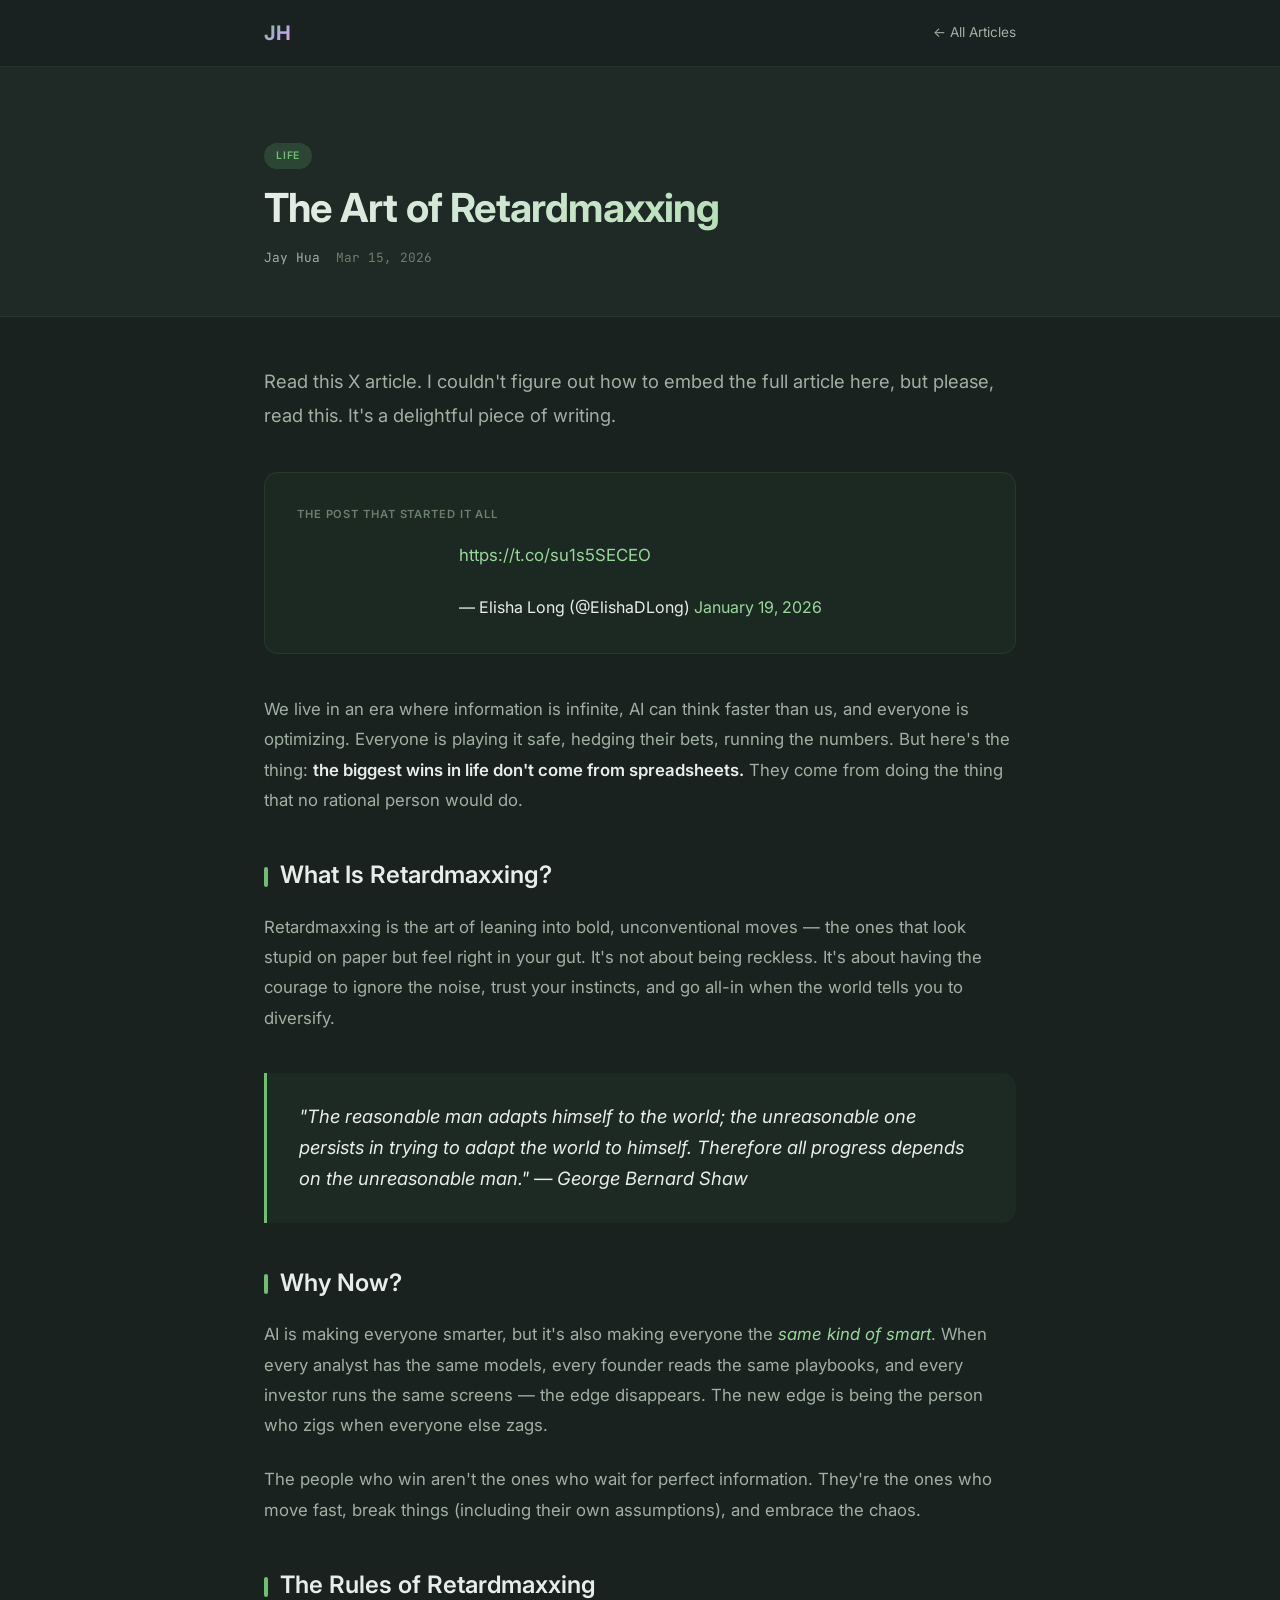
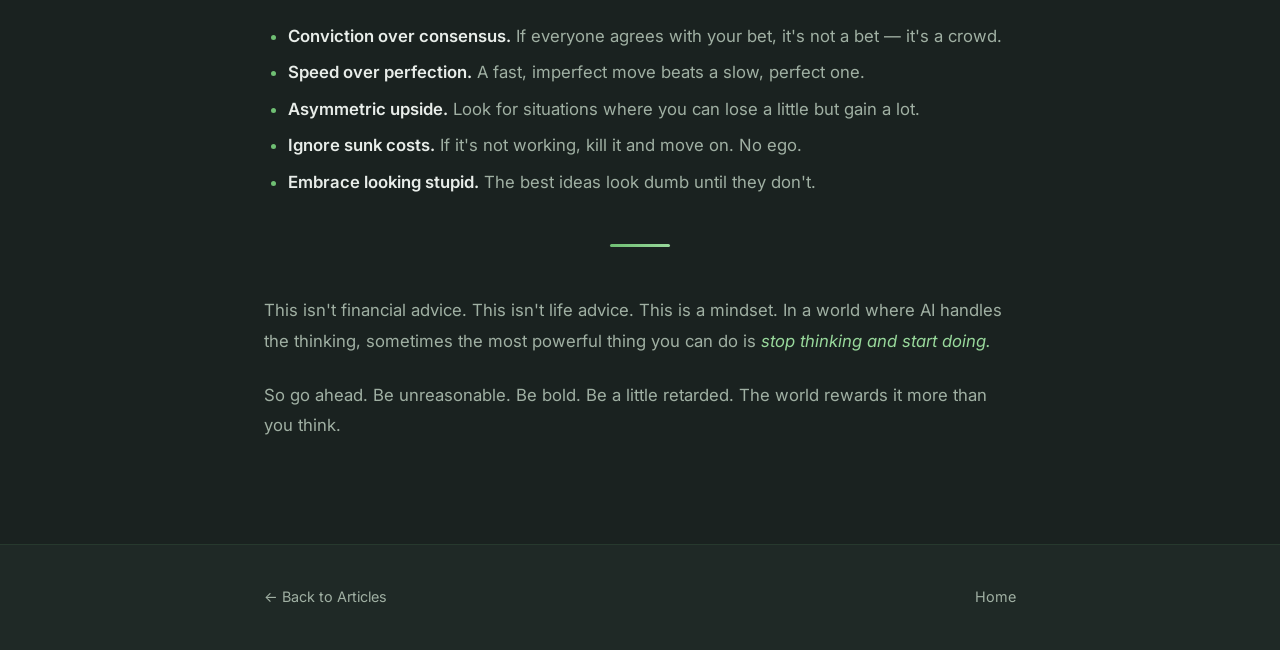
<file: articles/retardmaxxing_20260315.html>
<!DOCTYPE html>
<html lang="en">
<head>
    <meta charset="UTF-8">
    <meta name="viewport" content="width=device-width, initial-scale=1.0">
    <title>The Art of Retardmaxxing — Jay Hua</title>
    <link rel="preconnect" href="https://fonts.googleapis.com">
    <link href="https://fonts.googleapis.com/css2?family=Inter:wght@300;400;500;600;700&family=JetBrains+Mono:wght@400;500&display=swap" rel="stylesheet">
    <style>
        :root {
            --matcha: #6fbf73;
            --matcha-light: #98d89b;
            --matcha-dark: #4a8a4d;
            --matcha-glow: rgba(111, 191, 115, 0.18);
            --peach: #f4a583;
            --peach-light: #fbc4ab;
            --lilac: #b8a9e8;
            --bg-primary: #1a2220;
            --bg-secondary: #1f2926;
            --bg-glass: rgba(111, 191, 115, 0.04);
            --text-primary: #e8ede9;
            --text-secondary: #a0b0a3;
            --text-muted: #6b7f6e;
            --border-color: rgba(111, 191, 115, 0.1);
            --font-main: 'Inter', -apple-system, BlinkMacSystemFont, sans-serif;
            --font-mono: 'JetBrains Mono', monospace;
        }

        * { margin: 0; padding: 0; box-sizing: border-box; }

        body {
            font-family: var(--font-main);
            background: var(--bg-primary);
            color: var(--text-primary);
            line-height: 1.7;
            -webkit-font-smoothing: antialiased;
        }

        a { color: var(--matcha-light); text-decoration: none; transition: 0.3s; }
        a:hover { color: var(--peach-light); }

        /* Navigation */
        .navbar {
            position: fixed;
            top: 0; left: 0; right: 0;
            z-index: 1000;
            padding: 16px 0;
            background: rgba(26, 34, 32, 0.92);
            backdrop-filter: blur(20px);
            -webkit-backdrop-filter: blur(20px);
            border-bottom: 1px solid var(--border-color);
        }

        .nav-container {
            max-width: 800px;
            margin: 0 auto;
            padding: 0 24px;
            display: flex;
            align-items: center;
            justify-content: space-between;
        }

        .nav-logo {
            font-size: 1.25rem;
            font-weight: 700;
            background: linear-gradient(135deg, var(--matcha) 0%, var(--lilac) 60%, var(--peach) 100%);
            -webkit-background-clip: text;
            -webkit-text-fill-color: transparent;
            background-clip: text;
        }

        .nav-back {
            font-size: 0.85rem;
            color: var(--text-secondary);
            display: flex;
            align-items: center;
            gap: 6px;
        }

        .nav-back:hover { color: var(--matcha-light); }

        /* Article Header */
        .article-header {
            padding: 140px 0 48px;
            background: var(--bg-secondary);
            border-bottom: 1px solid var(--border-color);
        }

        .container {
            max-width: 800px;
            margin: 0 auto;
            padding: 0 24px;
        }

        .article-tag {
            display: inline-block;
            font-size: 0.65rem;
            font-weight: 600;
            text-transform: uppercase;
            letter-spacing: 0.08em;
            padding: 4px 12px;
            border-radius: 100px;
            background: var(--matcha-glow);
            color: var(--matcha);
            margin-bottom: 16px;
        }

        .article-header h1 {
            font-size: 2.5rem;
            font-weight: 700;
            letter-spacing: -0.02em;
            line-height: 1.15;
            margin-bottom: 16px;
            background: linear-gradient(135deg, var(--text-primary) 0%, var(--matcha-light) 100%);
            -webkit-background-clip: text;
            -webkit-text-fill-color: transparent;
            background-clip: text;
        }

        .article-meta {
            display: flex;
            align-items: center;
            gap: 16px;
            font-size: 0.85rem;
            color: var(--text-muted);
        }

        .article-meta span {
            font-family: var(--font-mono);
            font-size: 0.8rem;
        }

        .article-author {
            color: var(--text-secondary);
        }

        /* Article Body */
        .article-body {
            padding: 48px 0 80px;
        }

        .article-body p {
            color: var(--text-secondary);
            font-size: 1.05rem;
            line-height: 1.8;
            margin-bottom: 24px;
        }

        .article-body .lead {
            font-size: 1.15rem;
        }

        .article-body h2 {
            font-size: 1.5rem;
            font-weight: 600;
            margin-top: 40px;
            margin-bottom: 16px;
            color: var(--text-primary);
        }

        .article-body h2::before {
            content: '';
            display: inline-block;
            width: 4px;
            height: 20px;
            background: var(--matcha);
            border-radius: 2px;
            margin-right: 12px;
            vertical-align: middle;
        }

        .article-body strong {
            color: var(--text-primary);
            font-weight: 600;
        }

        .article-body em {
            color: var(--matcha-light);
            font-style: italic;
        }

        .article-body ul, .article-body ol {
            margin-bottom: 24px;
            padding-left: 24px;
            color: var(--text-secondary);
        }

        .article-body li {
            margin-bottom: 8px;
            font-size: 1.05rem;
            line-height: 1.7;
        }

        .article-body li::marker {
            color: var(--matcha);
        }

        /* Pullquote */
        .pullquote {
            margin: 40px 0;
            padding: 28px 32px;
            border-left: 3px solid var(--matcha);
            background: var(--bg-glass);
            border-radius: 0 14px 14px 0;
            font-size: 1.15rem;
            font-style: italic;
            color: var(--text-primary);
            line-height: 1.7;
        }

        /* Tweet Embed */
        .tweet-section {
            margin: 40px 0;
            padding: 32px;
            background: var(--bg-glass);
            border: 1px solid var(--border-color);
            border-radius: 14px;
        }

        .tweet-section-label {
            font-size: 0.7rem;
            font-weight: 600;
            text-transform: uppercase;
            letter-spacing: 0.08em;
            color: var(--text-muted);
            margin-bottom: 16px;
            display: block;
        }

        .tweet-embed-wrapper {
            display: flex;
            justify-content: center;
        }

        /* Override Twitter widget max-width */
        .twitter-tweet {
            margin: 0 auto !important;
        }

        /* Divider */
        .divider {
            width: 60px;
            height: 3px;
            background: linear-gradient(90deg, var(--matcha) 0%, var(--matcha-light) 100%);
            border-radius: 2px;
            margin: 48px auto;
        }

        /* Footer navigation */
        .article-footer {
            padding: 40px 0;
            border-top: 1px solid var(--border-color);
            background: var(--bg-secondary);
        }

        .footer-nav {
            display: flex;
            justify-content: space-between;
            align-items: center;
        }

        .footer-nav a {
            font-size: 0.9rem;
            color: var(--text-secondary);
            display: flex;
            align-items: center;
            gap: 8px;
        }

        .footer-nav a:hover { color: var(--matcha-light); }

        @media (max-width: 600px) {
            .article-header h1 { font-size: 1.8rem; }
            .article-body p { font-size: 0.95rem; }
            .pullquote { padding: 20px 24px; font-size: 1rem; }
            .tweet-section { padding: 20px; }
        }
    </style>
</head>
<body>
    <!-- Navigation -->
    <nav class="navbar">
        <div class="nav-container">
            <a href="../index.html" class="nav-logo">JH</a>
            <a href="../articles.html" class="nav-back">&larr; All Articles</a>
        </div>
    </nav>

    <!-- Article Header -->
    <header class="article-header">
        <div class="container">
            <span class="article-tag">Life</span>
            <h1>The Art of Retardmaxxing</h1>
            <div class="article-meta">
                <span class="article-author">Jay Hua</span>
                <span>Mar 15, 2026</span>
            </div>
        </div>
    </header>

    <!-- Article Body -->
    <main class="article-body">
        <div class="container">
            <p class="lead">Read this X article. I couldn't figure out how to embed the full article here, but please, read this. It's a delightful piece of writing.</p>

            <!-- Embedded Tweet -->
            <div class="tweet-section">
                <span class="tweet-section-label">The post that started it all</span>
                <div class="tweet-embed-wrapper">
                    <blockquote class="twitter-tweet" data-theme="dark" data-conversation="none" data-dnt="true">
                        <p lang="zxx" dir="ltr"><a href="https://t.co/su1s5SECEO">https://t.co/su1s5SECEO</a></p>
                        &mdash; Elisha Long (@ElishaDLong)
                        <a href="https://twitter.com/ElishaDLong/status/2013381350275920006?ref_src=twsrc%5Etfw">January 19, 2026</a>
                    </blockquote>
                </div>
            </div>

            <p>We live in an era where information is infinite, AI can think faster than us, and everyone is optimizing. Everyone is playing it safe, hedging their bets, running the numbers. But here's the thing: <strong>the biggest wins in life don't come from spreadsheets.</strong> They come from doing the thing that no rational person would do.</p>

            <h2>What Is Retardmaxxing?</h2>

            <p>Retardmaxxing is the art of leaning into bold, unconventional moves — the ones that look stupid on paper but feel right in your gut. It's not about being reckless. It's about having the courage to ignore the noise, trust your instincts, and go all-in when the world tells you to diversify.</p>

            <div class="pullquote">
                "The reasonable man adapts himself to the world; the unreasonable one persists in trying to adapt the world to himself. Therefore all progress depends on the unreasonable man." — George Bernard Shaw
            </div>

            <h2>Why Now?</h2>

            <p>AI is making everyone smarter, but it's also making everyone the <em>same kind of smart</em>. When every analyst has the same models, every founder reads the same playbooks, and every investor runs the same screens — the edge disappears. The new edge is being the person who zigs when everyone else zags.</p>

            <p>The people who win aren't the ones who wait for perfect information. They're the ones who move fast, break things (including their own assumptions), and embrace the chaos.</p>

            <h2>The Rules of Retardmaxxing</h2>

            <ul>
                <li><strong>Conviction over consensus.</strong> If everyone agrees with your bet, it's not a bet — it's a crowd.</li>
                <li><strong>Speed over perfection.</strong> A fast, imperfect move beats a slow, perfect one.</li>
                <li><strong>Asymmetric upside.</strong> Look for situations where you can lose a little but gain a lot.</li>
                <li><strong>Ignore sunk costs.</strong> If it's not working, kill it and move on. No ego.</li>
                <li><strong>Embrace looking stupid.</strong> The best ideas look dumb until they don't.</li>
            </ul>

            <div class="divider"></div>

            <p>This isn't financial advice. This isn't life advice. This is a mindset. In a world where AI handles the thinking, sometimes the most powerful thing you can do is <em>stop thinking and start doing.</em></p>

            <p>So go ahead. Be unreasonable. Be bold. Be a little retarded. The world rewards it more than you think.</p>
        </div>
    </main>

    <!-- Footer Nav -->
    <footer class="article-footer">
        <div class="container">
            <div class="footer-nav">
                <a href="../articles.html">&larr; Back to Articles</a>
                <a href="../index.html">Home</a>
            </div>
        </div>
    </footer>

    <script async src="https://platform.twitter.com/widgets.js" charset="utf-8"></script>
</body>
</html>
</file>
<file: css/style.css>
/* ============================================
   Jay Hua — Personal Site
   Matcha Green · Peach · Lilac palette
   Liquid glass cards with hover color reveal
   ============================================ */

/* --- Reset & Base --- */
*, *::before, *::after {
    margin: 0;
    padding: 0;
    box-sizing: border-box;
}

:root {
    /* Palette */
    --matcha: #6fbf73;
    --matcha-light: #98d89b;
    --matcha-dark: #4a8a4d;
    --matcha-glow: rgba(111, 191, 115, 0.18);
    --matcha-subtle: rgba(111, 191, 115, 0.06);
    --peach: #f4a583;
    --peach-light: #fbc4ab;
    --peach-glow: rgba(244, 165, 131, 0.15);
    --lilac: #b8a9e8;
    --lilac-light: #d4c8f5;
    --lilac-glow: rgba(184, 169, 232, 0.15);

    /* Backgrounds — lighter with matcha tint */
    --bg-primary: #1a2220;
    --bg-secondary: #1f2926;
    --bg-card: rgba(111, 191, 115, 0.03);
    --bg-card-border: rgba(111, 191, 115, 0.1);
    --bg-glass: rgba(111, 191, 115, 0.04);
    --bg-glass-hover: rgba(111, 191, 115, 0.08);

    /* Text */
    --text-primary: #e8ede9;
    --text-secondary: #a0b0a3;
    --text-muted: #6b7f6e;

    /* Accent (default matcha) */
    --accent: var(--matcha);
    --accent-light: var(--matcha-light);
    --accent-glow: var(--matcha-glow);
    --accent-gradient: linear-gradient(135deg, var(--matcha) 0%, var(--lilac) 60%, var(--peach) 100%);

    /* Layout */
    --border-color: rgba(111, 191, 115, 0.1);
    --border-hover: rgba(111, 191, 115, 0.2);
    --radius-sm: 8px;
    --radius-md: 14px;
    --radius-lg: 22px;
    --transition: 0.35s cubic-bezier(0.4, 0, 0.2, 1);
    --transition-slow: 0.5s cubic-bezier(0.4, 0, 0.2, 1);
    --font-main: 'Inter', -apple-system, BlinkMacSystemFont, sans-serif;
    --font-mono: 'JetBrains Mono', monospace;
}

html {
    scroll-behavior: smooth;
    font-size: 16px;
}

body {
    font-family: var(--font-main);
    background: var(--bg-primary);
    color: var(--text-primary);
    line-height: 1.6;
    -webkit-font-smoothing: antialiased;
}

a {
    color: inherit;
    text-decoration: none;
}

img {
    max-width: 100%;
    display: block;
}

.container {
    max-width: 1100px;
    margin: 0 auto;
    padding: 0 24px;
}

.section {
    padding: 80px 0;
}

/* ============================================
   LIQUID GLASS — shared card base
   ============================================ */
.glass-card {
    background: var(--bg-glass);
    backdrop-filter: blur(16px);
    -webkit-backdrop-filter: blur(16px);
    border: 1px solid var(--bg-card-border);
    border-radius: var(--radius-md);
    position: relative;
    overflow: hidden;
    transition: var(--transition-slow);
}

/* Inner color glow — hidden by default */
.glass-card::before {
    content: '';
    position: absolute;
    inset: 0;
    opacity: 0;
    transition: opacity var(--transition-slow);
    pointer-events: none;
    border-radius: inherit;
}

.glass-card:hover {
    border-color: var(--border-hover);
    background: var(--bg-glass-hover);
    transform: translateY(-4px) scale(1.01);
    box-shadow: 0 12px 40px rgba(0, 0, 0, 0.3);
}

.glass-card:hover::before {
    opacity: 1;
}

/* Color variants for the hover glow */
.glass-matcha::before {
    background: radial-gradient(ellipse at 30% 20%, var(--matcha-glow) 0%, transparent 70%);
}
.glass-matcha:hover {
    border-color: rgba(122, 184, 122, 0.2);
}

.glass-peach::before {
    background: radial-gradient(ellipse at 70% 80%, var(--peach-glow) 0%, transparent 70%);
}
.glass-peach:hover {
    border-color: rgba(244, 165, 131, 0.2);
}

.glass-lilac::before {
    background: radial-gradient(ellipse at 50% 50%, var(--lilac-glow) 0%, transparent 70%);
}
.glass-lilac:hover {
    border-color: rgba(184, 169, 232, 0.2);
}

.glass-mixed::before {
    background:
        radial-gradient(ellipse at 20% 20%, var(--matcha-glow) 0%, transparent 50%),
        radial-gradient(ellipse at 80% 30%, var(--peach-glow) 0%, transparent 50%),
        radial-gradient(ellipse at 50% 80%, var(--lilac-glow) 0%, transparent 50%);
}
.glass-mixed:hover {
    border-color: rgba(184, 169, 232, 0.15);
}

/* ============================================
   NAVIGATION
   ============================================ */
.navbar {
    position: fixed;
    top: 0;
    left: 0;
    right: 0;
    z-index: 1000;
    padding: 16px 0;
    transition: var(--transition);
    background: transparent;
}

.navbar.scrolled,
.navbar-solid {
    background: rgba(26, 34, 32, 0.92);
    backdrop-filter: blur(20px);
    -webkit-backdrop-filter: blur(20px);
    border-bottom: 1px solid var(--border-color);
}

.nav-container {
    max-width: 1100px;
    margin: 0 auto;
    padding: 0 24px;
    display: flex;
    align-items: center;
    justify-content: space-between;
}

.nav-logo {
    font-size: 1.25rem;
    font-weight: 700;
    background: var(--accent-gradient);
    -webkit-background-clip: text;
    -webkit-text-fill-color: transparent;
    background-clip: text;
    letter-spacing: -0.02em;
}

.nav-menu {
    list-style: none;
    display: flex;
    gap: 32px;
}

.nav-link {
    font-size: 0.875rem;
    font-weight: 500;
    color: var(--text-secondary);
    transition: var(--transition);
    position: relative;
}

.nav-link:hover,
.nav-link.active {
    color: var(--text-primary);
}

.nav-link.active::after {
    content: '';
    position: absolute;
    bottom: -4px;
    left: 0;
    right: 0;
    height: 2px;
    background: var(--accent-gradient);
    border-radius: 1px;
}

.nav-toggle {
    display: none;
    background: none;
    border: none;
    cursor: pointer;
    padding: 4px;
    flex-direction: column;
    gap: 5px;
}

.nav-toggle span {
    display: block;
    width: 22px;
    height: 2px;
    background: var(--text-primary);
    border-radius: 2px;
    transition: var(--transition);
}

/* ============================================
   HERO
   ============================================ */
.hero {
    min-height: 100vh;
    display: flex;
    align-items: center;
    justify-content: center;
    position: relative;
    overflow: hidden;
}

.hero-bg {
    position: absolute;
    inset: 0;
    background:
        radial-gradient(ellipse 60% 50% at 40% 30%, rgba(111, 191, 115, 0.14) 0%, transparent 70%),
        radial-gradient(ellipse 45% 40% at 70% 50%, rgba(184, 169, 232, 0.08) 0%, transparent 60%),
        radial-gradient(ellipse 40% 35% at 30% 70%, rgba(111, 191, 115, 0.08) 0%, transparent 60%),
        radial-gradient(ellipse 35% 30% at 60% 80%, rgba(244, 165, 131, 0.06) 0%, transparent 60%);
}

.hero-content {
    position: relative;
    text-align: center;
    padding: 0 24px;
    animation: fadeUp 0.8s ease-out;
}

@keyframes fadeUp {
    from { opacity: 0; transform: translateY(30px); }
    to { opacity: 1; transform: translateY(0); }
}

.hero-name-row {
    display: flex;
    align-items: center;
    justify-content: center;
    gap: 24px;
    margin-bottom: 12px;
}

.hero-profile-pic {
    width: 180px;
    height: 180px;
    border-radius: 50%;
    object-fit: cover;
    object-position: center 15%;
    border: 3px solid rgba(111, 191, 115, 0.3);
    box-shadow:
        0 0 30px rgba(111, 191, 115, 0.12),
        0 0 60px rgba(111, 191, 115, 0.06);
    flex-shrink: 0;
    transition: var(--transition-slow);
}

.hero-profile-pic:hover {
    border-color: rgba(111, 191, 115, 0.5);
    box-shadow:
        0 0 30px rgba(111, 191, 115, 0.2),
        0 0 60px rgba(111, 191, 115, 0.1);
}

.hero-name-row .hero-name {
    margin-bottom: 0;
}

.hero-greeting {
    font-size: 1rem;
    font-weight: 400;
    color: var(--text-secondary);
    margin-bottom: 8px;
    letter-spacing: 0.05em;
    text-transform: uppercase;
}

.hero-name {
    font-size: clamp(3rem, 8vw, 5.5rem);
    font-weight: 700;
    letter-spacing: -0.03em;
    line-height: 1.1;
    background: linear-gradient(135deg, #e8ede9 0%, #98d89b 100%);
    -webkit-background-clip: text;
    -webkit-text-fill-color: transparent;
    background-clip: text;
    margin-bottom: 12px;
}

.hero-tagline {
    font-size: 1.15rem;
    color: var(--text-secondary);
    font-weight: 300;
    margin-bottom: 28px;
}

.hero-tags {
    display: flex;
    flex-wrap: wrap;
    gap: 10px;
    justify-content: center;
    margin-bottom: 40px;
}

.tag {
    display: inline-block;
    padding: 6px 16px;
    border-radius: 100px;
    font-size: 0.8rem;
    font-weight: 500;
    background: rgba(255, 255, 255, 0.04);
    border: 1px solid var(--border-color);
    color: var(--text-secondary);
    transition: var(--transition);
}

.tag:nth-child(1):hover { color: var(--lilac-light); border-color: rgba(184, 169, 232, 0.3); background: var(--lilac-glow); }
.tag:nth-child(2):hover { color: var(--matcha-light); border-color: rgba(122, 184, 122, 0.3); background: var(--matcha-glow); }
.tag:nth-child(3):hover { color: var(--peach-light); border-color: rgba(244, 165, 131, 0.3); background: var(--peach-glow); }
.tag:nth-child(4):hover { color: var(--matcha-light); border-color: rgba(122, 184, 122, 0.3); background: var(--matcha-glow); }
.tag:nth-child(5):hover { color: var(--lilac-light); border-color: rgba(184, 169, 232, 0.3); background: var(--lilac-glow); }

/* --- Social links --- */
.hero-socials {
    display: flex;
    align-items: center;
    justify-content: center;
    gap: 14px;
    margin-bottom: 32px;
}

.hero-social {
    width: 48px;
    height: 48px;
    display: inline-flex;
    align-items: center;
    justify-content: center;
    border-radius: 50%;
    background: rgba(255, 255, 255, 0.03);
    border: 1px solid var(--border-color);
    color: var(--text-secondary);
    transition: var(--transition);
}

.hero-social svg {
    width: 21px;
    height: 21px;
    fill: currentColor;
}

.hero-social:hover {
    transform: translateY(-2px);
}

.hero-social-x:hover {
    color: #ffffff;
    border-color: rgba(255, 255, 255, 0.2);
    background: rgba(255, 255, 255, 0.08);
}

.hero-social-linkedin:hover {
    color: #0a66c2;
    border-color: rgba(10, 102, 194, 0.35);
    background: rgba(10, 102, 194, 0.12);
}

.hero-social-github:hover {
    color: #f0f0f5;
    border-color: rgba(240, 240, 245, 0.2);
    background: rgba(240, 240, 245, 0.08);
}

.hero-cta {
    display: inline-flex;
    align-items: center;
    gap: 8px;
    font-size: 0.9rem;
    font-weight: 500;
    color: var(--text-secondary);
    transition: var(--transition);
}

.hero-cta:hover {
    color: var(--text-primary);
}

.hero-cta .arrow {
    animation: bounce 2s infinite;
}

@keyframes bounce {
    0%, 100% { transform: translateY(0); }
    50% { transform: translateY(5px); }
}

/* ============================================
   SECTION TITLES
   ============================================ */
.section-title {
    font-size: 2rem;
    font-weight: 700;
    letter-spacing: -0.02em;
    margin-bottom: 48px;
    position: relative;
    display: inline-block;
}

.section-title::after {
    content: '';
    position: absolute;
    bottom: -8px;
    left: 0;
    width: 40px;
    height: 3px;
    background: linear-gradient(90deg, var(--matcha) 0%, var(--matcha-light) 100%);
    border-radius: 2px;
}

/* ============================================
   ABOUT
   ============================================ */
.about-grid {
    display: grid;
    grid-template-columns: 1fr 1fr;
    gap: 48px;
    align-items: start;
}

.about-text p {
    color: var(--text-secondary);
    margin-bottom: 16px;
    line-height: 1.75;
}

.about-intro {
    font-size: 1.1rem;
    color: var(--text-primary) !important;
    font-weight: 400;
}

.about-cards {
    display: grid;
    grid-template-columns: 1fr 1fr;
    gap: 16px;
}

/* Info cards — liquid glass with color on hover */
.info-card {
    background: var(--bg-glass);
    backdrop-filter: blur(16px);
    -webkit-backdrop-filter: blur(16px);
    border: 1px solid var(--bg-card-border);
    border-radius: var(--radius-md);
    padding: 24px;
    position: relative;
    overflow: hidden;
    transition: var(--transition-slow);
}

.info-card::before {
    content: '';
    position: absolute;
    inset: 0;
    opacity: 0;
    transition: opacity var(--transition-slow);
    pointer-events: none;
    border-radius: inherit;
}

.info-card:hover {
    border-color: var(--border-hover);
    background: var(--bg-glass-hover);
    transform: translateY(-4px) scale(1.02);
    box-shadow: 0 12px 40px rgba(0, 0, 0, 0.3);
}

.info-card:hover::before {
    opacity: 1;
}

/* Each card gets a different color glow */
.info-card:nth-child(1)::before { background: radial-gradient(ellipse at 30% 30%, var(--lilac-glow) 0%, transparent 70%); }
.info-card:nth-child(1):hover { border-color: rgba(184, 169, 232, 0.2); }
.info-card:nth-child(1):hover h3 { color: var(--lilac-light); }

.info-card:nth-child(2)::before { background: radial-gradient(ellipse at 70% 30%, var(--matcha-glow) 0%, transparent 70%); }
.info-card:nth-child(2):hover { border-color: rgba(122, 184, 122, 0.2); }
.info-card:nth-child(2):hover h3 { color: var(--matcha-light); }

.info-card:nth-child(3)::before { background: radial-gradient(ellipse at 30% 70%, var(--peach-glow) 0%, transparent 70%); }
.info-card:nth-child(3):hover { border-color: rgba(244, 165, 131, 0.2); }
.info-card:nth-child(3):hover h3 { color: var(--peach-light); }

.info-card:nth-child(4)::before { background: radial-gradient(ellipse at 70% 70%, var(--lilac-glow) 0%, transparent 70%); }
.info-card:nth-child(4):hover { border-color: rgba(184, 169, 232, 0.2); }
.info-card:nth-child(4):hover h3 { color: var(--lilac-light); }

.card-icon {
    font-size: 1.5rem;
    margin-bottom: 10px;
    filter: grayscale(80%) brightness(0.8);
    transition: var(--transition-slow);
}

.info-card:hover .card-icon {
    filter: grayscale(0%) brightness(1);
    transform: scale(1.15);
}

.info-card h3 {
    font-size: 0.95rem;
    font-weight: 600;
    margin-bottom: 6px;
    transition: color var(--transition-slow);
}

.info-card p {
    font-size: 0.8rem;
    color: var(--text-muted);
    line-height: 1.5;
    position: relative;
}

/* ============================================
   PREVIEW CARDS (Explore section)
   ============================================ */
.preview-grid {
    display: grid;
    grid-template-columns: repeat(3, 1fr);
    gap: 20px;
}

.preview-card {
    position: relative;
    border-radius: var(--radius-lg);
    overflow: hidden;
    min-height: 320px;
    display: flex;
    align-items: flex-end;
    border: 1px solid var(--bg-card-border);
    background: var(--bg-glass);
    backdrop-filter: blur(16px);
    -webkit-backdrop-filter: blur(16px);
    transition: var(--transition-slow);
}

.preview-card::before {
    content: '';
    position: absolute;
    inset: 0;
    opacity: 0;
    transition: opacity var(--transition-slow);
    pointer-events: none;
    z-index: 0;
}

.preview-card:hover {
    transform: translateY(-5px) scale(1.01);
    border-color: var(--border-hover);
    box-shadow: 0 16px 50px rgba(0, 0, 0, 0.35);
}

.preview-card:hover::before {
    opacity: 1;
}

.preview-articles::before {
    background: radial-gradient(ellipse at 50% 30%, var(--matcha-glow) 0%, transparent 70%);
}
.preview-articles:hover { border-color: rgba(122, 184, 122, 0.2); }

.preview-reports::before {
    background: radial-gradient(ellipse at 50% 30%, var(--lilac-glow) 0%, transparent 70%);
}
.preview-reports:hover { border-color: rgba(184, 169, 232, 0.2); }

.preview-media::before {
    background: radial-gradient(ellipse at 50% 30%, var(--peach-glow) 0%, transparent 70%);
}
.preview-media:hover { border-color: rgba(244, 165, 131, 0.2); }

.preview-overlay {
    position: absolute;
    inset: 0;
    background: linear-gradient(to top, rgba(26, 34, 32, 0.95) 0%, transparent 60%);
    z-index: 1;
}

.preview-content {
    position: relative;
    padding: 28px;
    z-index: 2;
}

.preview-label {
    font-size: 0.7rem;
    font-weight: 600;
    text-transform: uppercase;
    letter-spacing: 0.08em;
    color: var(--text-muted);
    margin-bottom: 8px;
    display: block;
    transition: color var(--transition-slow);
}

.preview-articles:hover .preview-label { color: var(--matcha); }
.preview-reports:hover .preview-label { color: var(--lilac); }
.preview-media:hover .preview-label { color: var(--peach); }

.preview-content h3 {
    font-size: 1.3rem;
    font-weight: 700;
    margin-bottom: 8px;
}

.preview-content p {
    font-size: 0.85rem;
    color: var(--text-secondary);
    margin-bottom: 16px;
    line-height: 1.5;
}

.preview-cta {
    font-size: 0.85rem;
    font-weight: 500;
    color: var(--text-muted);
    transition: color var(--transition-slow);
}

.preview-articles:hover .preview-cta { color: var(--matcha-light); }
.preview-reports:hover .preview-cta { color: var(--lilac-light); }
.preview-media:hover .preview-cta { color: var(--peach-light); }

/* ============================================
   PAGE HEADERS
   ============================================ */
.page-header {
    padding: 140px 0 60px;
    background: var(--bg-secondary);
    border-bottom: 1px solid var(--border-color);
}

.page-header-reports {
    background: linear-gradient(135deg, var(--bg-secondary) 0%, #1f2b24 100%);
}

.page-header-media {
    background: linear-gradient(135deg, var(--bg-secondary) 0%, #242b1f 100%);
}

.page-label {
    font-size: 0.75rem;
    font-weight: 600;
    text-transform: uppercase;
    letter-spacing: 0.1em;
    color: var(--text-muted);
    margin-bottom: 12px;
    display: block;
}

.page-header h1 {
    font-size: 2.5rem;
    font-weight: 700;
    letter-spacing: -0.02em;
    margin-bottom: 12px;
}

.page-description {
    font-size: 1rem;
    color: var(--text-secondary);
    max-width: 500px;
}

/* ============================================
   FILTER BAR
   ============================================ */
.filter-bar {
    display: flex;
    gap: 8px;
    margin-bottom: 32px;
    flex-wrap: wrap;
}

.filter-btn {
    padding: 8px 18px;
    border-radius: 100px;
    font-size: 0.8rem;
    font-weight: 500;
    font-family: var(--font-main);
    background: var(--bg-glass);
    border: 1px solid var(--border-color);
    color: var(--text-secondary);
    cursor: pointer;
    transition: var(--transition);
}

.filter-btn:hover {
    background: var(--bg-glass-hover);
    color: var(--text-primary);
}

.filter-btn.active {
    background: linear-gradient(135deg, var(--matcha) 0%, var(--matcha-dark) 100%);
    border-color: transparent;
    color: white;
}

/* ============================================
   ARTICLE CARDS
   ============================================ */
.articles-grid {
    display: grid;
    grid-template-columns: repeat(2, 1fr);
    gap: 20px;
}

.article-card {
    background: var(--bg-glass);
    backdrop-filter: blur(16px);
    -webkit-backdrop-filter: blur(16px);
    border: 1px solid var(--bg-card-border);
    border-radius: var(--radius-md);
    padding: 28px;
    cursor: pointer;
    position: relative;
    overflow: hidden;
    transition: var(--transition-slow);
}

.article-card::before {
    content: '';
    position: absolute;
    inset: 0;
    opacity: 0;
    transition: opacity var(--transition-slow);
    pointer-events: none;
    border-radius: inherit;
}

.article-card:hover {
    border-color: var(--border-hover);
    background: var(--bg-glass-hover);
    transform: translateY(-4px) scale(1.01);
    box-shadow: 0 12px 40px rgba(0, 0, 0, 0.3);
}

.article-card:hover::before {
    opacity: 1;
}

.article-card:nth-child(1)::before { background: radial-gradient(ellipse at 20% 20%, var(--peach-glow) 0%, transparent 70%); }
.article-card:nth-child(1):hover { border-color: rgba(244, 165, 131, 0.2); }

.article-card:nth-child(2)::before { background: radial-gradient(ellipse at 80% 20%, var(--lilac-glow) 0%, transparent 70%); }
.article-card:nth-child(2):hover { border-color: rgba(184, 169, 232, 0.2); }

.article-card:nth-child(3)::before { background: radial-gradient(ellipse at 20% 80%, var(--matcha-glow) 0%, transparent 70%); }
.article-card:nth-child(3):hover { border-color: rgba(122, 184, 122, 0.2); }

.article-card:nth-child(4)::before { background: radial-gradient(ellipse at 80% 80%, var(--peach-glow) 0%, transparent 70%); }
.article-card:nth-child(4):hover { border-color: rgba(244, 165, 131, 0.2); }

.article-meta {
    display: flex;
    align-items: center;
    gap: 12px;
    margin-bottom: 14px;
}

.article-date {
    font-size: 0.75rem;
    color: var(--text-muted);
    font-family: var(--font-mono);
}

.article-tag {
    font-size: 0.65rem;
    font-weight: 600;
    text-transform: uppercase;
    letter-spacing: 0.06em;
    padding: 3px 10px;
    border-radius: 100px;
    background: rgba(255, 255, 255, 0.05);
    color: var(--text-muted);
    transition: var(--transition-slow);
}

.article-card:nth-child(1):hover .article-tag { color: var(--peach); background: var(--peach-glow); }
.article-card:nth-child(2):hover .article-tag { color: var(--lilac); background: var(--lilac-glow); }
.article-card:nth-child(3):hover .article-tag { color: var(--matcha); background: var(--matcha-glow); }
.article-card:nth-child(4):hover .article-tag { color: var(--peach); background: var(--peach-glow); }

.article-title {
    font-size: 1.15rem;
    font-weight: 600;
    margin-bottom: 8px;
    line-height: 1.35;
}

.article-excerpt {
    font-size: 0.85rem;
    color: var(--text-secondary);
    line-height: 1.6;
    margin-bottom: 16px;
}

.article-read {
    font-size: 0.8rem;
    font-weight: 500;
    color: var(--text-muted);
    transition: color var(--transition-slow);
}

.article-card:hover .article-read {
    color: var(--text-primary);
}

/* ============================================
   REPORT CARDS
   ============================================ */
.reports-grid {
    display: grid;
    grid-template-columns: repeat(1, 1fr);
    gap: 16px;
}

.report-card {
    background: var(--bg-glass);
    backdrop-filter: blur(16px);
    -webkit-backdrop-filter: blur(16px);
    border: 1px solid var(--bg-card-border);
    border-radius: var(--radius-md);
    padding: 28px;
    cursor: pointer;
    position: relative;
    overflow: hidden;
    transition: var(--transition-slow);
}

.report-card::before {
    content: '';
    position: absolute;
    inset: 0;
    opacity: 0;
    transition: opacity var(--transition-slow);
    pointer-events: none;
    border-radius: inherit;
}

.report-card:hover {
    border-color: var(--border-hover);
    background: var(--bg-glass-hover);
    transform: translateY(-4px) scale(1.005);
    box-shadow: 0 12px 40px rgba(0, 0, 0, 0.3);
}

.report-card:hover::before {
    opacity: 1;
}

.report-card:nth-child(1)::before { background: radial-gradient(ellipse at 20% 50%, var(--matcha-glow) 0%, transparent 60%); }
.report-card:nth-child(1):hover { border-color: rgba(122, 184, 122, 0.2); }

.report-card:nth-child(2)::before { background: radial-gradient(ellipse at 50% 50%, var(--lilac-glow) 0%, transparent 60%); }
.report-card:nth-child(2):hover { border-color: rgba(184, 169, 232, 0.2); }

.report-card:nth-child(3)::before { background: radial-gradient(ellipse at 80% 50%, var(--peach-glow) 0%, transparent 60%); }
.report-card:nth-child(3):hover { border-color: rgba(244, 165, 131, 0.2); }

.report-card:nth-child(4)::before { background: radial-gradient(ellipse at 30% 50%, var(--matcha-glow) 0%, transparent 60%); }
.report-card:nth-child(4):hover { border-color: rgba(122, 184, 122, 0.2); }

/* Language toggle on report cards */
.report-lang-toggle {
    position: absolute;
    top: 16px;
    right: 110px;
    display: flex;
    gap: 0;
    border-radius: 100px;
    overflow: hidden;
    border: 1px solid var(--border-color);
    z-index: 2;
}

.lang-btn {
    padding: 3px 12px;
    font-size: 0.65rem;
    font-weight: 600;
    font-family: var(--font-main);
    background: var(--bg-glass);
    border: none;
    color: var(--text-muted);
    cursor: pointer;
    transition: var(--transition);
    letter-spacing: 0.03em;
}

.lang-btn:hover {
    color: var(--text-secondary);
    background: var(--bg-glass-hover);
}

.lang-btn.active {
    background: linear-gradient(135deg, var(--matcha) 0%, var(--matcha-dark) 100%);
    color: white;
}

.report-link {
    display: inline;
    position: relative;
    z-index: 2;
}

.report-badge {
    position: absolute;
    top: 16px;
    right: 16px;
    font-size: 0.6rem;
    font-weight: 600;
    text-transform: uppercase;
    letter-spacing: 0.08em;
    padding: 4px 10px;
    border-radius: 100px;
    background: rgba(255, 255, 255, 0.04);
    color: var(--text-muted);
    border: 1px solid var(--border-color);
    transition: var(--transition-slow);
}

.report-card:nth-child(1):hover .report-badge { color: var(--matcha); border-color: rgba(122, 184, 122, 0.25); background: var(--matcha-glow); }
.report-card:nth-child(2):hover .report-badge { color: var(--lilac); border-color: rgba(184, 169, 232, 0.25); background: var(--lilac-glow); }
.report-card:nth-child(3):hover .report-badge { color: var(--peach); border-color: rgba(244, 165, 131, 0.25); background: var(--peach-glow); }
.report-card:nth-child(4):hover .report-badge { color: var(--matcha); border-color: rgba(122, 184, 122, 0.25); background: var(--matcha-glow); }

.report-meta {
    display: flex;
    align-items: center;
    gap: 12px;
    margin-bottom: 12px;
}

.report-date {
    font-size: 0.75rem;
    color: var(--text-muted);
    font-family: var(--font-mono);
}

.report-tag {
    font-size: 0.65rem;
    font-weight: 600;
    text-transform: uppercase;
    letter-spacing: 0.06em;
    padding: 3px 10px;
    border-radius: 100px;
    background: rgba(255, 255, 255, 0.05);
    color: var(--text-muted);
    transition: var(--transition-slow);
}

.report-card:hover .report-tag {
    color: var(--text-secondary);
}

.report-title {
    font-size: 1.2rem;
    font-weight: 600;
    margin-bottom: 8px;
    line-height: 1.35;
    padding-right: 100px;
}

.report-excerpt {
    font-size: 0.85rem;
    color: var(--text-secondary);
    line-height: 1.6;
    margin-bottom: 16px;
}

.report-footer {
    display: flex;
    justify-content: space-between;
    align-items: center;
}

.report-agent {
    font-size: 0.75rem;
    color: var(--text-muted);
    font-family: var(--font-mono);
}

.report-read {
    font-size: 0.8rem;
    font-weight: 500;
    color: var(--text-muted);
    transition: color var(--transition-slow);
}

.report-card:hover .report-read {
    color: var(--text-primary);
}

/* ============================================
   EXPERIMENTS
   ============================================ */
.page-header-experiments {
    background: linear-gradient(135deg, var(--bg-secondary) 0%, #1f2428 100%);
}

.experiments-grid {
    display: grid;
    grid-template-columns: repeat(1, 1fr);
    gap: 16px;
}

.experiment-card {
    background: var(--bg-glass);
    backdrop-filter: blur(16px);
    -webkit-backdrop-filter: blur(16px);
    border: 1px solid var(--bg-card-border);
    border-radius: var(--radius-md);
    padding: 28px;
    cursor: pointer;
    position: relative;
    overflow: hidden;
    transition: var(--transition-slow);
    display: block;
}

.experiment-card::before {
    content: '';
    position: absolute;
    inset: 0;
    opacity: 0;
    transition: opacity var(--transition-slow);
    pointer-events: none;
    border-radius: inherit;
    background: radial-gradient(ellipse at 30% 50%, var(--lilac-glow) 0%, transparent 60%);
}

.experiment-card:hover {
    border-color: rgba(184, 169, 232, 0.2);
    background: var(--bg-glass-hover);
    transform: translateY(-4px) scale(1.005);
    box-shadow: 0 12px 40px rgba(0, 0, 0, 0.3);
}

.experiment-card:hover::before {
    opacity: 1;
}

.experiment-card:nth-child(2)::before { background: radial-gradient(ellipse at 60% 50%, var(--matcha-glow) 0%, transparent 60%); }
.experiment-card:nth-child(2):hover { border-color: rgba(122, 184, 122, 0.2); }
.experiment-card:nth-child(3)::before { background: radial-gradient(ellipse at 80% 50%, var(--peach-glow) 0%, transparent 60%); }
.experiment-card:nth-child(3):hover { border-color: rgba(244, 165, 131, 0.2); }

.experiment-header {
    display: flex;
    justify-content: space-between;
    align-items: center;
    margin-bottom: 14px;
}

.experiment-badge {
    font-size: 0.6rem;
    font-weight: 600;
    text-transform: uppercase;
    letter-spacing: 0.08em;
    padding: 4px 10px;
    border-radius: 100px;
    background: rgba(255, 255, 255, 0.04);
    color: var(--text-muted);
    border: 1px solid var(--border-color);
    transition: var(--transition-slow);
}

.experiment-card:hover .experiment-badge {
    color: var(--lilac);
    border-color: rgba(184, 169, 232, 0.25);
    background: var(--lilac-glow);
}

.experiment-card:nth-child(2):hover .experiment-badge { color: var(--matcha); border-color: rgba(122, 184, 122, 0.25); background: var(--matcha-glow); }
.experiment-card:nth-child(3):hover .experiment-badge { color: var(--peach); border-color: rgba(244, 165, 131, 0.25); background: var(--peach-glow); }

.experiment-date {
    font-size: 0.75rem;
    color: var(--text-muted);
    font-family: var(--font-mono);
}

.experiment-title {
    font-size: 1.2rem;
    font-weight: 600;
    margin-bottom: 8px;
    line-height: 1.35;
}

.experiment-excerpt {
    font-size: 0.85rem;
    color: var(--text-secondary);
    line-height: 1.6;
    margin-bottom: 16px;
}

.experiment-meta {
    display: flex;
    justify-content: space-between;
    align-items: center;
}

.experiment-agents {
    font-size: 0.75rem;
    color: var(--text-muted);
    font-family: var(--font-mono);
}

.experiment-cta {
    font-size: 0.8rem;
    font-weight: 500;
    color: var(--text-muted);
    transition: color var(--transition-slow);
}

.experiment-card:hover .experiment-cta {
    color: var(--text-primary);
}

/* ============================================
   GALLERY
   ============================================ */
.gallery-grid {
    display: grid;
    grid-template-columns: repeat(3, 1fr);
    gap: 16px;
}

.gallery-item {
    border-radius: var(--radius-md);
    overflow: hidden;
    cursor: pointer;
    border: 1px solid var(--bg-card-border);
    position: relative;
    transition: var(--transition-slow);
}

.gallery-item::before {
    content: '';
    position: absolute;
    inset: 0;
    opacity: 0;
    transition: opacity var(--transition-slow);
    pointer-events: none;
    z-index: 1;
    border-radius: inherit;
}

.gallery-item:hover {
    transform: translateY(-4px) scale(1.01);
    border-color: var(--border-hover);
    box-shadow: 0 12px 40px rgba(0, 0, 0, 0.3);
}

.gallery-item:hover::before {
    opacity: 1;
}

.gallery-item:nth-child(1)::before { background: radial-gradient(ellipse at 50% 50%, var(--matcha-glow) 0%, transparent 70%); }
.gallery-item:nth-child(1):hover { border-color: rgba(122, 184, 122, 0.2); }

.gallery-item:nth-child(2)::before { background: radial-gradient(ellipse at 50% 50%, var(--peach-glow) 0%, transparent 70%); }
.gallery-item:nth-child(2):hover { border-color: rgba(244, 165, 131, 0.2); }

.gallery-item:nth-child(3)::before { background: radial-gradient(ellipse at 50% 50%, var(--lilac-glow) 0%, transparent 70%); }
.gallery-item:nth-child(3):hover { border-color: rgba(184, 169, 232, 0.2); }

.gallery-item:nth-child(4)::before { background: radial-gradient(ellipse at 50% 50%, var(--peach-glow) 0%, transparent 70%); }
.gallery-item:nth-child(4):hover { border-color: rgba(244, 165, 131, 0.2); }

.gallery-item:nth-child(5)::before { background: radial-gradient(ellipse at 50% 50%, var(--lilac-glow) 0%, transparent 70%); }
.gallery-item:nth-child(5):hover { border-color: rgba(184, 169, 232, 0.2); }

.gallery-item:nth-child(6)::before { background: radial-gradient(ellipse at 50% 50%, var(--matcha-glow) 0%, transparent 70%); }
.gallery-item:nth-child(6):hover { border-color: rgba(122, 184, 122, 0.2); }

.gallery-item-wide {
    grid-column: span 2;
}

.gallery-placeholder {
    aspect-ratio: 4/3;
    display: flex;
    flex-direction: column;
    align-items: center;
    justify-content: center;
    gap: 8px;
    position: relative;
    filter: grayscale(70%) brightness(0.7);
    transition: filter var(--transition-slow);
}

.gallery-item:hover .gallery-placeholder {
    filter: grayscale(0%) brightness(1);
}

.gallery-item-wide .gallery-placeholder {
    aspect-ratio: 16/9;
}

.gallery-placeholder-icon {
    font-size: 2rem;
}

.gallery-placeholder-text {
    font-size: 0.75rem;
    color: rgba(255, 255, 255, 0.6);
    font-weight: 500;
}

.gallery-play-btn {
    position: absolute;
    width: 48px;
    height: 48px;
    border-radius: 50%;
    background: rgba(255, 255, 255, 0.2);
    backdrop-filter: blur(10px);
    display: flex;
    align-items: center;
    justify-content: center;
    font-size: 1rem;
    bottom: 16px;
    right: 16px;
}

.gallery-caption {
    padding: 14px 16px;
    background: var(--bg-glass);
}

.gallery-title {
    font-size: 0.85rem;
    font-weight: 500;
    margin-bottom: 2px;
}

.gallery-date {
    font-size: 0.7rem;
    color: var(--text-muted);
    font-family: var(--font-mono);
}

.upload-hint {
    margin-top: 40px;
    padding: 20px;
    border-radius: var(--radius-md);
    background: var(--bg-glass);
    border: 1px dashed var(--border-hover);
    text-align: center;
}

.upload-hint p {
    font-size: 0.85rem;
    color: var(--text-muted);
}

.upload-hint code {
    font-family: var(--font-mono);
    font-size: 0.8rem;
    background: var(--matcha-glow);
    padding: 2px 8px;
    border-radius: 4px;
    color: var(--matcha);
}

/* ============================================
   LIGHTBOX
   ============================================ */
.lightbox {
    position: fixed;
    inset: 0;
    z-index: 2000;
    background: rgba(0, 0, 0, 0.92);
    display: none;
    align-items: center;
    justify-content: center;
    backdrop-filter: blur(20px);
}

.lightbox.active {
    display: flex;
}

.lightbox-close {
    position: absolute;
    top: 20px;
    right: 24px;
    font-size: 2rem;
    background: none;
    border: none;
    color: var(--text-primary);
    cursor: pointer;
}

.lightbox-content {
    max-width: 90%;
    max-height: 90%;
}

.lightbox-content img,
.lightbox-content video {
    max-width: 100%;
    max-height: 85vh;
    border-radius: var(--radius-md);
}

/* ============================================
   EMPTY STATE
   ============================================ */
.empty-state {
    text-align: center;
    padding: 60px 20px;
}

.empty-icon {
    font-size: 2.5rem;
    margin-bottom: 16px;
}

.empty-state h3 {
    font-size: 1.2rem;
    margin-bottom: 8px;
}

.empty-state p {
    color: var(--text-muted);
    font-size: 0.9rem;
}

/* ============================================
   FOOTER
   ============================================ */
.footer {
    padding: 40px 0;
    border-top: 1px solid var(--border-color);
    background: var(--bg-secondary);
}

.footer-content {
    text-align: center;
}

.footer-name {
    font-weight: 600;
    margin-bottom: 4px;
}

.footer-copy {
    font-size: 0.8rem;
    color: var(--text-muted);
}

/* ============================================
   RESPONSIVE
   ============================================ */
@media (max-width: 768px) {
    .nav-toggle {
        display: flex;
    }

    .nav-menu {
        position: fixed;
        top: 0;
        right: -100%;
        width: 260px;
        height: 100vh;
        background: var(--bg-secondary);
        flex-direction: column;
        padding: 80px 32px 32px;
        gap: 24px;
        transition: var(--transition);
        border-left: 1px solid var(--border-color);
    }

    .nav-menu.open {
        right: 0;
    }

    .about-grid {
        grid-template-columns: 1fr;
    }

    .preview-grid {
        grid-template-columns: 1fr;
    }

    .articles-grid {
        grid-template-columns: 1fr;
    }

    .gallery-grid {
        grid-template-columns: 1fr 1fr;
    }

    .gallery-item-wide {
        grid-column: span 2;
    }

    .report-title {
        padding-right: 0;
    }

    .report-badge {
        position: static;
        display: inline-block;
        margin-bottom: 12px;
    }

    .report-lang-toggle {
        position: static;
        display: inline-flex;
        margin-bottom: 12px;
        margin-left: 8px;
    }

    .section {
        padding: 60px 0;
    }
}

@media (max-width: 480px) {
    .gallery-grid {
        grid-template-columns: 1fr;
    }

    .gallery-item-wide {
        grid-column: span 1;
    }

    .hero-name {
        font-size: 2.5rem;
    }

    .hero-profile-pic {
        width: 80px;
        height: 80px;
    }

    .hero-name-row {
        gap: 16px;
    }

    .hero-social {
        width: 44px;
        height: 44px;
    }

    .about-cards {
        grid-template-columns: 1fr;
    }
}
</file>
